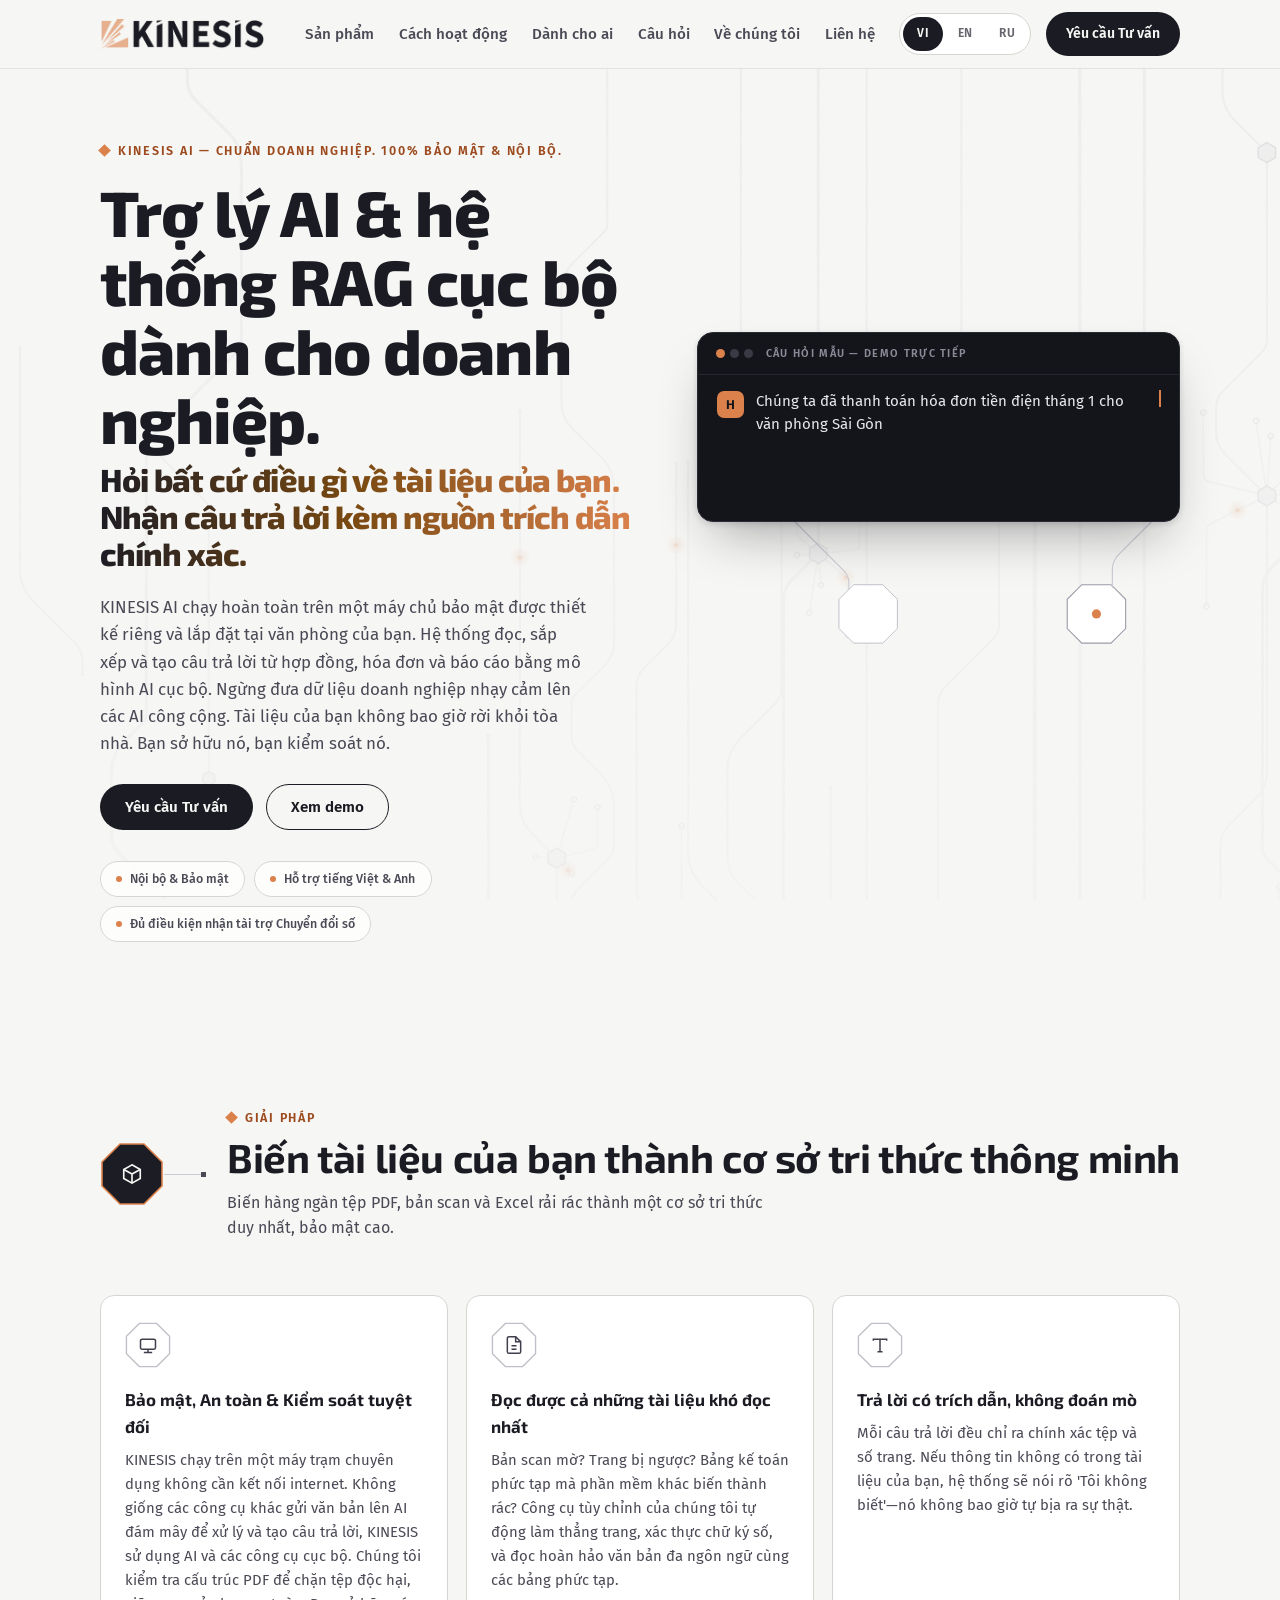
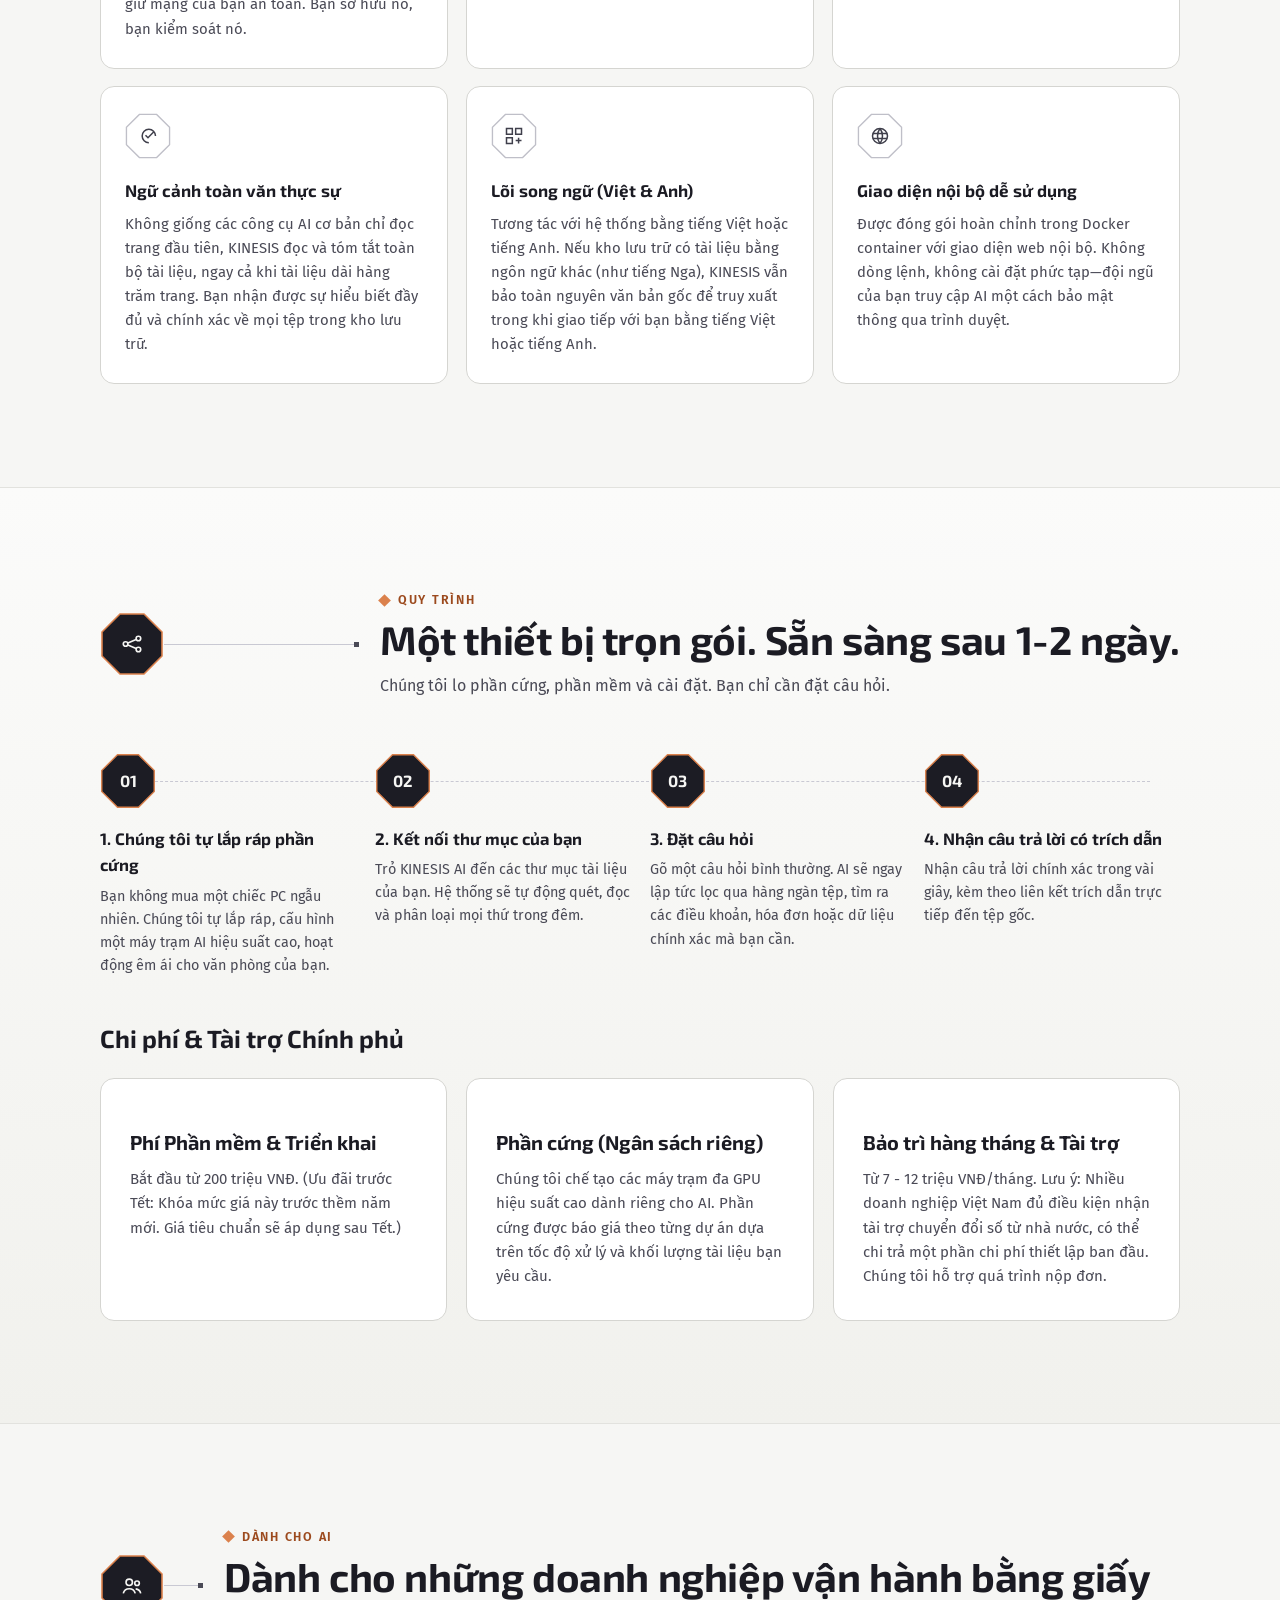
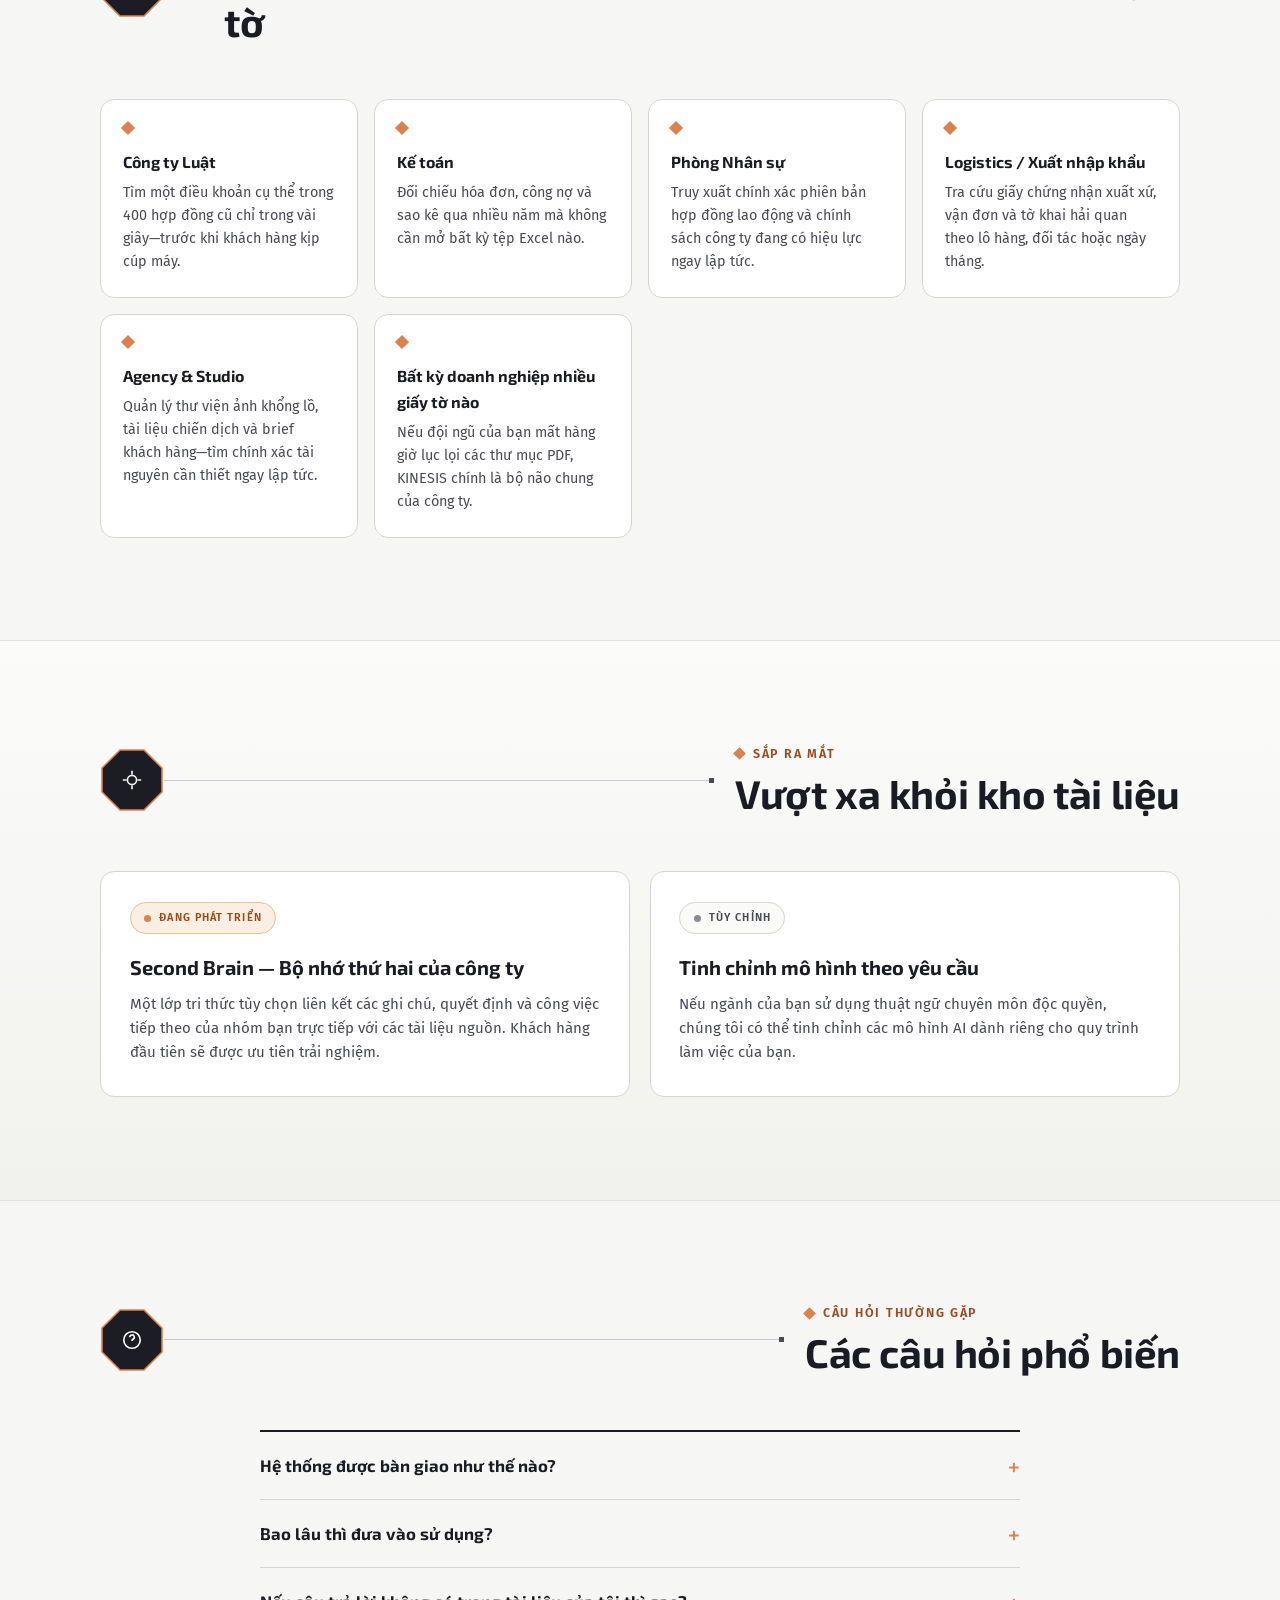
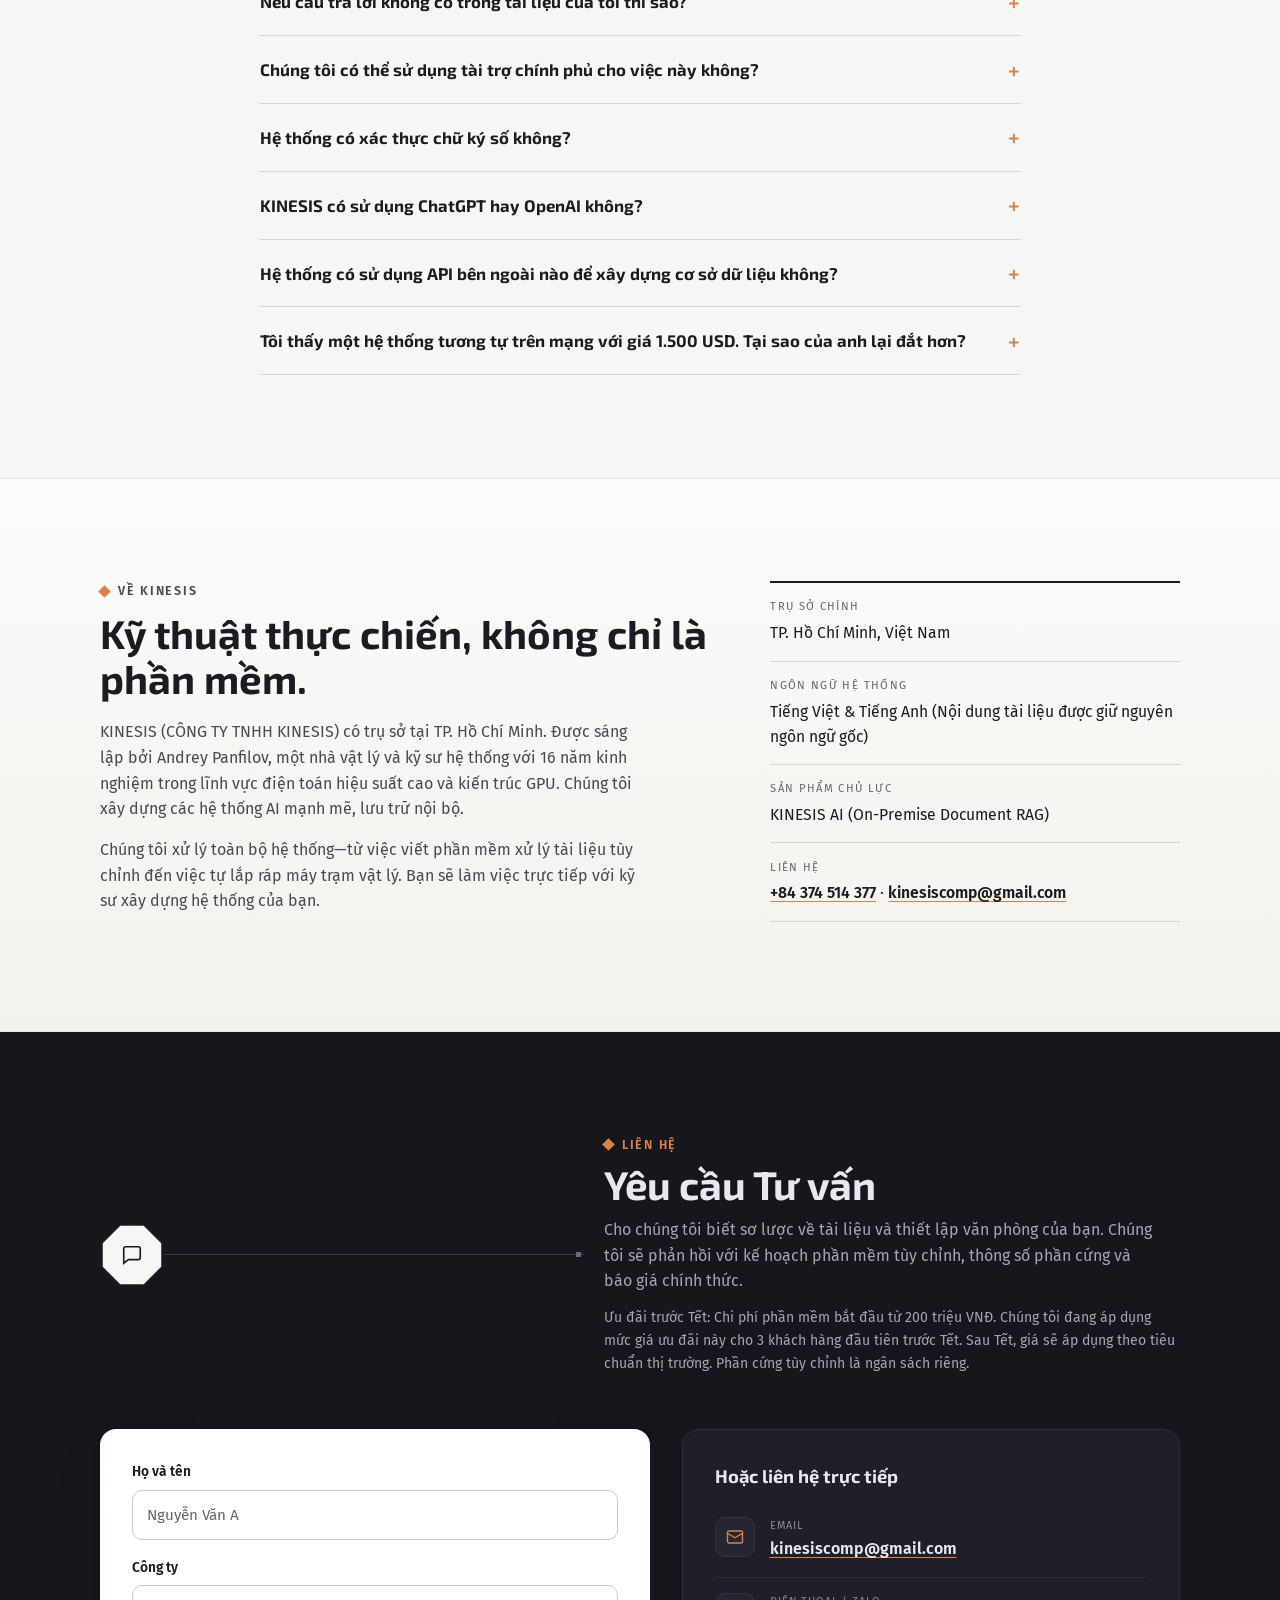
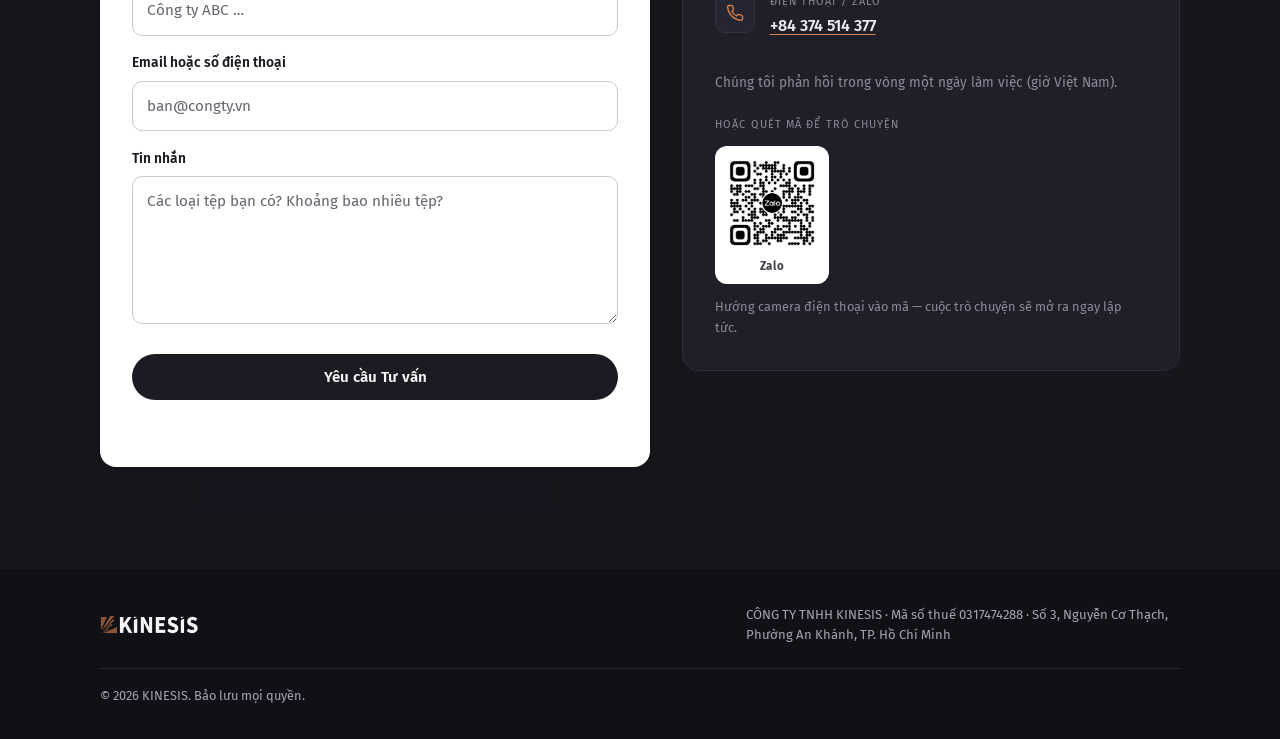
<file: index.html>
<!doctype html>
<html lang="vi" data-default-lang="vi">
<head>
  <meta charset="utf-8">
  <meta name="viewport" content="width=device-width, initial-scale=1">
  <title>KINESIS AI — Trợ lý AI & RAG nội bộ chuẩn doanh nghiệp</title>
  <meta name="description" content="Trợ lý AI & RAG nội bộ bảo mật cho doanh nghiệp tại TP.HCM. Xử lý tài liệu an toàn và trích dẫn chính xác. Nâng cấp lên Second Brain. Dữ liệu không rời khỏi văn phòng.">
  <link rel="canonical" href="https://www.kinesis.company/">
  <link rel="alternate" hreflang="vi" href="https://www.kinesis.company/">
  <link rel="alternate" hreflang="en" href="https://www.kinesis.company/en/">
  <link rel="alternate" hreflang="ru" href="https://www.kinesis.company/ru/">
  <link rel="alternate" hreflang="x-default" href="https://www.kinesis.company/">

  <meta property="og:type" content="website">
  <meta property="og:site_name" content="KINESIS">
  <meta property="og:title" content="KINESIS — AI trên máy riêng cho tài liệu doanh nghiệp tại Việt Nam">
  <meta property="og:description" content="Chạy 100% trên máy của bạn: đọc, phân loại và trả lời có trích dẫn từ hợp đồng, hóa đơn, báo cáo. Dữ liệu không rời khỏi văn phòng.">
  <meta property="og:url" content="https://www.kinesis.company/">
  <meta property="og:image" content="https://www.kinesis.company/assets/og-image.png">
  <meta name="twitter:card" content="summary_large_image">
  <meta name="theme-color" content="#f6f6f4">

  <script type="application/ld+json">
  {
    "@context": "https://schema.org",
    "@type": "LocalBusiness",
    "name": "KINESIS",
    "legalName": "CÔNG TY TNHH KINESIS",
    "description": "KINESIS cung cấp giải pháp AI nội bộ bảo mật cho tài liệu doanh nghiệp tại Việt Nam. Hệ thống tự động đọc, phân loại và trả lời câu hỏi kèm trích dẫn từ hợp đồng, hóa đơn, báo cáo. Dữ liệu lưu trữ 100% trên máy chủ của công ty. Trụ sở tại TP. Hồ Chí Minh.",
    "taxID": "0317474288",
    "founder": { "@type": "Person", "name": "Panfilov Andrey" },
    "address": { "@type": "PostalAddress", "streetAddress": "Số 3, Đường Nguyễn Cơ Thạch, Phường An Khánh", "addressLocality": "Ho Chi Minh City", "addressCountry": "VN" },
    "telephone": "+84374514377",
    "email": "kinesiscomp@gmail.com",
    "url": "https://www.kinesis.company/",
    "image": "https://www.kinesis.company/assets/og-image.png",
    "areaServed": "VN",
    "knowsLanguage": ["vi", "en", "ru"]
  }
  </script>

  <link rel="icon" type="image/svg+xml" href="assets/favicon.svg">
  <link rel="icon" type="image/png" sizes="32x32" href="assets/favicon-32.png">
  <link rel="apple-touch-icon" href="assets/apple-touch-icon.png">

  <link rel="preconnect" href="https://fonts.googleapis.com">
  <link rel="preconnect" href="https://fonts.gstatic.com" crossorigin>
  <link href="https://fonts.googleapis.com/css2?family=Exo+2:wght@600;700;800&family=Fira+Sans:ital,wght@0,400;0,500;0,600;1,400&display=swap" rel="stylesheet">

  <link rel="stylesheet" href="styles.css">
</head>
<body>
  <a class="skip-link" href="#main">Bỏ qua đến nội dung</a>

  <!-- Decorative circuit background (moodboard: traces + nodes on paper) -->
  <div class="bg" aria-hidden="true">
    <svg id="bg-canvas" class="bg-svg" xmlns="http://www.w3.org/2000/svg"></svg>
  </div>

  <header class="site-header">
    <nav class="nav" aria-label="Điều hướng chính">
      <a class="brand" href="#top">
        <img class="brand-logo" src="assets/logo-lockup.png" alt="KINESIS" width="168" height="32">
      </a>
      <ul class="nav-links" id="nav-links">
        <li><a href="#product" data-i18n="nav.product">Sản phẩm</a></li>
        <li><a href="#how" data-i18n="nav.how">Cách hoạt động</a></li>
        <li><a href="#for" data-i18n="nav.for">Đối tượng</a></li>
        <li><a href="#faq" data-i18n="nav.faq">Câu hỏi</a></li>
        <li><a href="#about" data-i18n="nav.about">Về chúng tôi</a></li>
        <li><a href="#contact" data-i18n="nav.contact">Liên hệ</a></li>
      </ul>
      <div class="nav-right">
        <div class="lang-switch" role="group" aria-label="Ngôn ngữ / Language / Язык">
          <button type="button" class="lang-btn is-active" data-lang="vi" aria-pressed="true">VI</button>
          <button type="button" class="lang-btn" data-lang="en" aria-pressed="false">EN</button>
          <button type="button" class="lang-btn" data-lang="ru" aria-pressed="false">RU</button>
        </div>
        <a class="btn btn-primary nav-cta" href="#contact" data-i18n="nav.cta">Nhận báo giá</a>
        <button type="button" class="nav-toggle" aria-expanded="false" aria-controls="mobile-menu" aria-label="Mở menu">
          <svg width="22" height="22" viewBox="0 0 24 24" fill="none" stroke="currentColor" stroke-width="2" aria-hidden="true"><path d="M3 6h18M3 12h18M3 18h18"/></svg>
        </button>
      </div>
    </nav>
    <div class="mobile-menu" id="mobile-menu" hidden>
      <ul>
        <li><a href="#product" data-i18n="nav.product">Sản phẩm</a></li>
        <li><a href="#how" data-i18n="nav.how">Cách hoạt động</a></li>
        <li><a href="#for" data-i18n="nav.for">Đối tượng</a></li>
        <li><a href="#faq" data-i18n="nav.faq">Câu hỏi</a></li>
        <li><a href="#about" data-i18n="nav.about">Về chúng tôi</a></li>
        <li><a href="#contact" data-i18n="nav.contact">Liên hệ</a></li>
        <li><a class="btn btn-primary" href="#contact" data-i18n="nav.cta">Nhận báo giá</a></li>
      </ul>
    </div>
  </header>

  <main id="main">
    <!-- ============ HERO ============ -->
    <section class="hero" id="top">
      <div class="hero-inner">
        <div class="hero-text">
          <p class="eyebrow" data-i18n="hero.eyebrow">Trí tuệ cho kho tài liệu riêng — 100% trên máy của bạn</p>
          <h1>
            <span data-i18n="hero.titleA">Hỏi bất cứ điều gì về tài liệu của bạn.</span><br>
            <span class="title-accent" data-i18n="hero.titleAccent">Nhận câu trả lời — kèm đúng nguồn.</span>
          </h1>
          <p class="lede" data-i18n="hero.sub">KINESIS chạy hoàn toàn trên máy của bạn — đọc, phân loại và trả lời từ hợp đồng, hóa đơn, báo cáo; mỗi câu trả lời đều chỉ đúng nguồn. Tài liệu của bạn không bao giờ rời khỏi tòa nhà: việc gửi dữ liệu kinh doanh riêng tư cho AI trực tuyến vốn không phải lựa chọn của doanh nghiệp Việt.</p>
          <div class="hero-cta">
            <a class="btn btn-primary" href="#contact" data-i18n="hero.ctaPrimary">Nhận báo giá</a>
            <a class="btn btn-secondary" href="#how" data-i18n="hero.ctaSecondary">Cách hoạt động</a>
          </div>
          <ul class="badges" aria-label="Điểm chính">
            <li data-i18n="hero.badge1">100% trên máy của bạn — không cloud</li>
            <li data-i18n="hero.badge2">VN · EN · RU — mặc định</li>
            <li data-i18n="hero.badge3">Xây dựng tại TP. Hồ Chí Minh</li>
          </ul>
        </div>
        <div class="hero-visual">
          <svg class="hero-cluster" viewBox="0 0 460 420" xmlns="http://www.w3.org/2000/svg" aria-hidden="true">
            <g fill="none" stroke="#c9c9d3" stroke-width="1.2">
</g>
            <g fill="#a8a8b4">
              <circle cx="120" cy="90" r="3"/><circle cx="340" cy="330" r="3"/><circle cx="90" cy="330" r="3"/>
            </g>
            <polygon class="mini-node" points="104,74 136,74 152,90 152,122 136,138 104,138 88,122 88,90" fill="#ffffff" stroke="#9c9ca8" stroke-width="1.2"/>
            <polygon class="mini-node" points="324,314 356,314 372,330 372,362 356,378 324,378 308,362 308,330" fill="#ffffff" stroke="#9c9ca8" stroke-width="1.2"/>
            <polygon class="mini-node" points="74,314 106,314 122,330 122,362 106,378 74,378 58,362 58,330" fill="#ffffff" stroke="#bcbcc6" stroke-width="1"/>
            <circle class="mini-core" cx="120" cy="106" r="5" fill="#db814c"/>
            <circle class="mini-core" cx="340" cy="346" r="5" fill="#db814c"/>
          </svg>
          <div class="demo-card" role="region" aria-label="Minh họa hệ thống">
            <div class="demo-head">
              <span class="demo-dots" aria-hidden="true"><i></i><i></i><i></i></span>
              <span class="demo-title" data-i18n="demo.label">Minh họa — câu hỏi mẫu</span>
            </div>
            <div class="demo-row demo-q">
              <span class="q-tag" aria-hidden="true">H</span>
              <span class="demo-text" id="demo-question"></span><span class="caret" id="demo-caret" aria-hidden="true"></span>
            </div>
            <div class="demo-row demo-a" id="demo-answer-row">
              <span class="a-tag" aria-hidden="true">K</span>
              <span class="demo-text" id="demo-answer"></span>
            </div>
            <div class="demo-cite" id="demo-cite" hidden>
              <svg width="13" height="13" viewBox="0 0 24 24" fill="none" stroke="currentColor" stroke-width="2" aria-hidden="true"><path d="M14 2H6a2 2 0 0 0-2 2v16a2 2 0 0 0 2 2h12a2 2 0 0 0 2-2V8z"/><path d="M14 2v6h6"/></svg>
              <span id="demo-cite-text"></span>
            </div>
          </div>
        </div>
      </div>
    </section>

    <!-- ============ PRODUCT ============ -->
    <section class="section" id="product">
      <header class="sec-head reveal">
        <span class="node-chip" aria-hidden="true">
          <svg width="22" height="22" viewBox="0 0 24 24" fill="none" stroke="currentColor" stroke-width="1.8"><path d="M12 2 21 7v10l-9 5-9-5V7z"/><path d="M12 22V12M12 12 3 7M12 12l9-5"/></svg>
        </span>
        <span class="trace-line" aria-hidden="true"></span>
        <div class="sec-head-text">
          <p class="eyebrow" data-i18n="product.eyebrow">Sản phẩm</p>
          <h2 data-i18n="product.title">Bộ não cho kho tài liệu của bạn</h2>
          <p class="lead" data-i18n="product.lead">Hệ thống trí tuệ tài liệu riêng, chạy hoàn toàn cục bộ, biến hàng nghìn file rời rạc thành một kho tri thức có thể hỏi đáp.</p>
        </div>
      </header>
      <div class="feature-grid">
        <article class="feature reveal">
          <span class="f-icon" aria-hidden="true"><svg width="20" height="20" viewBox="0 0 24 24" fill="none" stroke="currentColor" stroke-width="1.8"><rect x="3" y="5" width="18" height="12" rx="2"/><path d="M7 21h10M12 17v4"/></svg></span>
          <h3 data-i18n="product.f1.title">Dữ liệu không đi đâu cả</h3>
          <p data-i18n="product.f1.text">Chạy 100% trên máy của bạn. Không cloud, không API bên ngoài — không ai đọc được file của bạn. Kể cả chúng tôi.</p>
        </article>
        <article class="feature reveal">
          <span class="f-icon" aria-hidden="true"><svg width="20" height="20" viewBox="0 0 24 24" fill="none" stroke="currentColor" stroke-width="1.8"><path d="M14 2H6a2 2 0 0 0-2 2v16a2 2 0 0 0 2 2h12a2 2 0 0 0 2-2V8z"/><path d="M14 2v6h6M9 13h6M9 17h6"/></svg></span>
          <h3 data-i18n="product.f2.title">Mọi định dạng</h3>
          <p data-i18n="product.f2.text">PDF (quét lẫn text), DOC/DOCX, RTF, TXT, PPT/PPTX, Excel, archive ZIP/RAR và ảnh (JPG, PNG, TIFF…) — 10.000+ tài liệu. File mới hoặc thay đổi được nhận và index tự động.</p>
        </article>
        <article class="feature reveal">
          <span class="f-icon" aria-hidden="true"><svg width="20" height="20" viewBox="0 0 24 24" fill="none" stroke="currentColor" stroke-width="1.8"><path d="M4 7V5h16v2M9 20h6M12 5v15"/></svg></span>
          <h3 data-i18n="product.f3.title">Hiểu tiếng Việt thật sự</h3>
          <p data-i18n="product.f3.text">OCR tinh chỉnh cho văn bản Việt: dấu, con dấu và chữ ký tay được phát hiện và ghi nhận (trạng thái «đã ký»). Bảng phức tạp được dựng lại từng ô và OCR lại từng ô — kể cả những bảng làm vỡ các engine thương mại.</p>
        </article>
        <article class="feature reveal">
          <span class="f-icon" aria-hidden="true"><svg width="20" height="20" viewBox="0 0 24 24" fill="none" stroke="currentColor" stroke-width="1.8"><path d="M21 12a8 8 0 1 0-8 8"/><path d="M9 11l3 3 7-7"/></svg></span>
          <h3 data-i18n="product.f4.title">Câu trả lời có trích dẫn</h3>
          <p data-i18n="product.f4.text">Mỗi câu trả lời chỉ đúng file và vị trí nguồn — kiểm toán được, đối chiếu được, không cần tin suông. Và nếu câu trả lời không có trong tài liệu, KINESIS nói thẳng điều đó — không bao giờ bịa.</p>
        </article>
        <article class="feature reveal">
          <span class="f-icon" aria-hidden="true"><svg width="20" height="20" viewBox="0 0 24 24" fill="none" stroke="currentColor" stroke-width="1.8"><path d="M3 3h7v7H3zM14 3h7v7h-7zM3 14h7v7H3z"/><path d="M14 17.5h7M17.5 14v7"/></svg></span>
          <h3 data-i18n="product.f5.title">Tự phân loại, tự dọn kho</h3>
          <p data-i18n="product.f5.text">Mỗi tài liệu được phân loại (hợp đồng, hóa đơn, báo cáo…) kèm giá trị, ngày, các bên, trạng thái ký — tìm bằng bộ lọc, không chỉ bằng từ khóa. File trùng lặp được nhận diện tự động: nếu bạn xóa bản gốc, lần chạy kế tiếp khôi phục nó từ bản sao; dữ liệu của file đã xóa có thể được dọn khỏi cơ sở dữ liệu theo yêu cầu.</p>
        </article>
        <article class="feature reveal">
          <span class="f-icon" aria-hidden="true"><svg width="20" height="20" viewBox="0 0 24 24" fill="none" stroke="currentColor" stroke-width="1.8"><circle cx="12" cy="12" r="9"/><path d="M3.5 9h17M3.5 15h17M12 3a15 15 0 0 1 0 18M12 3a15 15 0 0 0 0 18"/></svg></span>
          <h3 data-i18n="product.f6.title">Hỏi bằng ngôn ngữ của bạn</h3>
          <p data-i18n="product.f6.text">Tra vấn bằng tiếng Việt, Anh hoặc Nga — hệ thống tìm theo ngôn ngữ gốc của tài liệu, không cần bước dịch.</p>
        </article>
      </div>
    </section>

    <!-- ============ HOW IT WORKS ============ -->
    <section class="section section-alt" id="how">
      <header class="sec-head reveal">
        <span class="node-chip" aria-hidden="true">
          <svg width="22" height="22" viewBox="0 0 24 24" fill="none" stroke="currentColor" stroke-width="1.8"><circle cx="5" cy="12" r="2.5"/><circle cx="19" cy="6" r="2.5"/><circle cx="19" cy="18" r="2.5"/><path d="M7.5 11 16.5 7M7.5 13l9 4"/></svg>
        </span>
        <span class="trace-line" aria-hidden="true"></span>
        <div class="sec-head-text">
          <p class="eyebrow" data-i18n="how.eyebrow">Quy trình</p>
          <h2 data-i18n="how.title">Bốn bước, một câu trả lời</h2>
          <p class="lead" data-i18n="how.lead">Từ thư mục file hỗn loạn đến câu trả lời chính xác có trích dẫn — tất cả chạy cục bộ.</p>
        </div>
      </header>
      <ol class="steps">
        <li class="step reveal">
          <span class="step-num" aria-hidden="true">01</span>
          <h3 data-i18n="how.s1.title">Đưa vào</h3>
          <p data-i18n="how.s1.text">Quét thư mục, đọc mọi định dạng; OCR xử lý bản quét mờ, nghiêng, file hỏng và bảng phức tạp.</p>
        </li>
        <li class="step reveal">
          <span class="step-num" aria-hidden="true">02</span>
          <h3 data-i18n="how.s2.title">Tổ chức</h3>
          <p data-i18n="how.s2.text">Mỗi file được phân loại, bóc tách metadata (giá trị, ngày, các bên), tóm tắt song ngữ (VN/EN) và lưu có cấu trúc.</p>
        </li>
        <li class="step reveal">
          <span class="step-num" aria-hidden="true">03</span>
          <h3 data-i18n="how.s3.title">Hỏi</h3>
          <p data-i18n="how.s3.text">KINESIS hiểu bạn thực sự hỏi về điều gì — tài liệu nào, thời kỳ nào, điều kiện nào — và tìm cùng lúc tất cả.</p>
        </li>
        <li class="step reveal">
          <span class="step-num" aria-hidden="true">04</span>
          <h3 data-i18n="how.s4.title">Trả lời</h3>
          <p data-i18n="how.s4.text">Một câu trả lời chính xác kèm trích dẫn file — trong vài giây.</p>
        </li>
      </ol>
      <div class="hw-block reveal">
        <h2 data-i18n="how.hw.title">Bạn cần gì để bắt đầu</h2>
        <div class="roadmap-grid">
          <article class="roadmap-card">
            <h3 data-i18n="how.hw.f1.k">Cấu hình tối thiểu</h3>
            <p data-i18n="how.hw.f1.v">Một workstation trong văn phòng — RTX 3090 với 64GB RAM là mức tối thiểu chúng tôi đề xuất. Kho lớn hơn hoặc đọc nhanh hơn = thêm GPU.</p>
          </article>
          <article class="roadmap-card">
            <h3 data-i18n="how.hw.f2.k">Lần chạy đầu</h3>
            <p data-i18n="how.hw.f2.v">Khoảng 1.000 tài liệu (kể cả bản quét) được đọc đầy đủ qua một đêm trên cấu hình chuẩn. Kho lớn hơn mất thời gian tương ứng — bạn nhận báo ước tính trước khi bắt đầu.</p>
          </article>
          <article class="roadmap-card">
            <h3 data-i18n="how.hw.f3.k">Sẵn sàng sau 1–2 ngày</h3>
            <p data-i18n="how.hw.f3.v">Cài đặt, nạp dữ liệu và tinh chỉnh — tính từ ngày bàn giao file.</p>
          </article>
        </div>
      </div>
    </section>

    <!-- ============ WHO IT'S FOR ============ -->
    <section class="section" id="for">
      <header class="sec-head reveal">
        <span class="node-chip" aria-hidden="true">
          <svg width="22" height="22" viewBox="0 0 24 24" fill="none" stroke="currentColor" stroke-width="1.8"><circle cx="9" cy="8" r="3.5"/><path d="M2.5 20c.8-3.2 3.4-5 6.5-5s5.7 1.8 6.5 5"/><circle cx="17.5" cy="9" r="2.5"/><path d="M16 15.2c2.8.3 4.8 1.9 5.5 4.8"/></svg>
        </span>
        <span class="trace-line" aria-hidden="true"></span>
        <div class="sec-head-text">
          <p class="eyebrow" data-i18n="for.eyebrow">Đối tượng</p>
          <h2 data-i18n="for.title">Nơi tài liệu chính là công việc</h2>
        </div>
      </header>
      <div class="for-grid">
        <article class="for-card reveal">
          <h3 data-i18n="for.i1.name">Công ty luật</h3>
          <p data-i18n="for.i1.line">Tìm điều khoản trong 400 hợp đồng cũ — trước khi ai đó hỏi bạn về nó.</p>
        </article>
        <article class="for-card reveal">
          <h3 data-i18n="for.i2.name">Công ty kế toán</h3>
          <p data-i18n="for.i2.line">Đối chiếu hóa đơn, công nợ, bảng kê qua nhiều kỳ — không cần mở bất kỳ file nào.</p>
        </article>
        <article class="for-card reveal">
          <h3 data-i18n="for.i3.name">Phòng nhân sự</h3>
          <p data-i18n="for.i3.line">Hợp đồng lao động, chính sách, lương — lấy đúng phiên bản đang hiệu lực.</p>
        </article>
        <article class="for-card reveal">
          <h3 data-i18n="for.i4.name">Logistics</h3>
          <p data-i18n="for.i4.line">C/O, vận đơn, tờ khai — tra theo lô hàng, đối tác hoặc ngày, trong vài giây.</p>
        </article>
        <article class="for-card reveal">
          <h3 data-i18n="for.i5.name">Agency &amp; studio quảng cáo</h3>
          <p data-i18n="for.i5.line">Kho ảnh, deck chiến dịch, brief khách hàng — tìm đúng tài liệu tham chiếu cho dự án ngay khi cần.</p>
        </article>
        <article class="for-card reveal">
          <h3 data-i18n="for.i6.name">Mọi doanh nghiệp sống với tài liệu</h3>
          <p data-i18n="for.i6.line">Nếu team của bạn sống trong các thư mục PDF, KINESIS là bộ não chung của công ty.</p>
        </article>
      </div>
    </section>

    <!-- ============ ROADMAP: SECOND BRAIN + FINE-TUNING ============ -->
    <section class="section section-alt" id="roadmap">
      <header class="sec-head reveal">
        <span class="node-chip" aria-hidden="true">
          <svg width="22" height="22" viewBox="0 0 24 24" fill="none" stroke="currentColor" stroke-width="1.8"><path d="M12 2v4M12 18v4M2 12h4M18 12h4"/><circle cx="12" cy="12" r="5"/></svg>
        </span>
        <span class="trace-line" aria-hidden="true"></span>
        <div class="sec-head-text">
          <p class="eyebrow" data-i18n="sb.eyebrow">Vượt ra ngoài kho tài liệu</p>
          <h2 data-i18n="sb.title">Đi xa hơn kho tài liệu</h2>
        </div>
      </header>
      <div class="roadmap-grid">
        <article class="roadmap-card reveal">
          <span class="status-badge status-progress"><i aria-hidden="true"></i><span data-i18n="sb.badge">Đang phát triển</span></span>
          <h3 data-i18n="sb.module.title">Second Brain — bộ nhớ thứ hai của bạn</h3>
          <p data-i18n="sb.module.text">Lớp tri thức cá nhân trên nền RAG: gắn ghi chú, quyết định và việc theo dõi của bạn với đúng tài liệu nguồn. Đang phát triển — khách hàng sớm được ưu tiên.</p>
        </article>
        <article class="roadmap-card reveal">
          <span class="status-badge status-onrequest"><i aria-hidden="true"></i><span data-i18n="sb.ft.badge">Theo yêu cầu</span></span>
          <h3 data-i18n="sb.ft.title">Fine-tune mô hình riêng</h3>
          <p data-i18n="sb.ft.text">Nếu cấu hình chuẩn chưa đủ, chúng tôi fine-tune mô hình theo quy trình của bạn — định dạng riêng, thuật ngữ ngành. Báo giá theo dự án.</p>
        </article>
      </div>
    </section>

    <!-- ============ FAQ ============ -->
    <section class="section" id="faq">
      <header class="sec-head reveal">
        <span class="node-chip" aria-hidden="true">
          <svg width="22" height="22" viewBox="0 0 24 24" fill="none" stroke="currentColor" stroke-width="1.8"><circle cx="12" cy="12" r="9"/><path d="M9.5 9a2.5 2.5 0 1 1 3.4 2.3c-.8.3-.9 1-.9 1.7"/><path d="M12 17h.01"/></svg>
        </span>
        <span class="trace-line" aria-hidden="true"></span>
        <div class="sec-head-text">
          <p class="eyebrow" data-i18n="faq.eyebrow">Câu hỏi thường gặp</p>
          <h2 data-i18n="faq.title">Những câu hỏi bạn sẽ hỏi thôi</h2>
        </div>
      </header>
      <div class="faq-list"><!-- Questions are generated from content/{lang}.json (faq.q1…qN) by main.js --></div>
    </section>

    <!-- ============ ABOUT ============ -->
    <section class="section section-alt" id="about">
      <div class="about-grid">
        <div class="about-text reveal">
          <p class="eyebrow" data-i18n="about.eyebrow">Về KINESIS</p>
          <h2 data-i18n="about.title">Một kỹ sư. Một sản phẩm. Không tầng trung gian.</h2>
          <p data-i18n="about.p1">KINESIS là công ty IT (CÔNG TY TNHH KINESIS) do Andrey Panfilov sáng lập và tự tay xây dựng, trụ sở tại TP. Hồ Chí Minh — tập trung vào trí tuệ tài liệu cục bộ, phát triển phần mềm riêng và tư vấn IT.</p>
          <p data-i18n="about.p2">Không đội bán hàng, không tầng quản lý giữa bạn với người viết phần mềm. Bạn nói thẳng với kỹ sư làm ra hệ thống — tôi làm việc đa ngôn ngữ (mặc định: Việt, Anh, Nga).</p>
        </div>
        <dl class="facts reveal">
          <div class="fact"><dt data-i18n="about.f1.k">Trụ sở</dt><dd data-i18n="about.f1.v">TP. Hồ Chí Minh, Việt Nam</dd></div>
          <div class="fact"><dt data-i18n="about.f2.k">Ngôn ngữ hệ thống (mặc định)</dt><dd data-i18n="about.f2.v">Việt · Anh · Nga — ngôn ngữ khác theo yêu cầu</dd></div>
          <div class="fact"><dt data-i18n="about.f3.k">Sản phẩm chủ lực</dt><dd data-i18n="about.f3.v">KINESIS RAG (chạy trên máy khách hàng)</dd></div>
          <div class="fact"><dt data-i18n="about.f4.k">Liên hệ</dt><dd><a href="tel:+84374514377">+84 374 514 377</a> · <a href="mailto:kinesiscomp@gmail.com">kinesiscomp@gmail.com</a></dd></div>
        </dl>
      </div>
    </section>

    <!-- ============ CONTACT ============ -->
    <section class="section section-dark" id="contact">
      <header class="sec-head sec-head-light reveal">
        <span class="node-chip" aria-hidden="true">
          <svg width="22" height="22" viewBox="0 0 24 24" fill="none" stroke="currentColor" stroke-width="1.8"><path d="M21 15a2 2 0 0 1-2 2H8l-5 4V5a2 2 0 0 1 2-2h14a2 2 0 0 1 2 2z"/></svg>
        </span>
        <span class="trace-line trace-line-light" aria-hidden="true"></span>
        <div class="sec-head-text">
          <p class="eyebrow" data-i18n="contact.eyebrow">Liên hệ</p>
          <h2 data-i18n="contact.title">Nhận báo giá</h2>
          <p class="lead" data-i18n="contact.lead">Kể ngắn về tài liệu của bạn — loại file, số lượng, phần cứng. Chúng tôi phản hồi bằng kế hoạch và báo giá.</p>
          <p class="price-line" data-i18n="contact.priceline">Cách tính giá: giá cơ bản cố định + phí bảo trì hằng tháng · chỗ người dùng thêm và module Second Brain tính riêng · kho trên 10.000 tài liệu chuyển sang gói cao hơn.</p>
        </div>
      </header>
      <div class="contact-grid">
        <form class="contact-form reveal" id="quote-form" action="https://formsubmit.co/ajax/b971085ade24657a282b093e223314ab" method="POST" novalidate>
          <div class="field">
            <label for="f-name" data-i18n="contact.form.name">Họ tên</label>
            <input type="text" id="f-name" name="name" required autocomplete="name" data-i18n-ph="contact.form.phName" placeholder="Nguyễn Văn A">
          </div>
          <div class="field">
            <label for="f-company" data-i18n="contact.form.company">Công ty</label>
            <input type="text" id="f-company" name="company" autocomplete="organization" data-i18n-ph="contact.form.phCompany" placeholder="Công ty TNHH …">
          </div>
          <div class="field">
            <label for="f-email" data-i18n="contact.form.email">Email hoặc điện thoại</label>
            <input type="text" id="f-email" name="email" required autocomplete="email" data-i18n-ph="contact.form.phEmail" placeholder="ban@congty.vn">
          </div>
          <div class="field">
            <label for="f-message" data-i18n="contact.form.message">Nội dung</label>
            <textarea id="f-message" name="message" rows="5" required data-i18n-ph="contact.form.phMessage" placeholder="Loại tài liệu, số lượng, phần cứng…"></textarea>
          </div>
          <input type="text" name="_gotcha" class="hp" tabindex="-1" autocomplete="off" aria-hidden="true">
          <button type="submit" class="btn btn-primary btn-submit" data-i18n="contact.form.submit">Gửi yêu cầu báo giá</button>
          <p class="form-status" id="form-status" role="status" aria-live="polite"></p>
        </form>
        <aside class="direct-panel reveal">
          <h3 data-i18n="contact.direct.title">Hoặc liên hệ trực tiếp</h3>
          <ul class="direct-list">
            <li>
              <span class="d-ico" aria-hidden="true"><svg width="18" height="18" viewBox="0 0 24 24" fill="none" stroke="currentColor" stroke-width="1.8"><rect x="2" y="4" width="20" height="16" rx="2"/><path d="m2 7 10 6L22 7"/></svg></span>
              <div><span class="d-label" data-i18n="contact.direct.emailLabel">Email</span><a href="mailto:kinesiscomp@gmail.com">kinesiscomp@gmail.com</a></div>
            </li>
            <li>
              <span class="d-ico" aria-hidden="true"><svg width="18" height="18" viewBox="0 0 24 24" fill="none" stroke="currentColor" stroke-width="1.8"><path d="M22 16.9v3a2 2 0 0 1-2.2 2 19.8 19.8 0 0 1-8.6-3.1 19.5 19.5 0 0 1-6-6A19.8 19.8 0 0 1 2.1 4.2 2 2 0 0 1 4.1 2h3a2 2 0 0 1 2 1.7c.1 1 .4 2 .7 2.9a2 2 0 0 1-.5 2.1L8 10a16 16 0 0 0 6 6l1.3-1.3a2 2 0 0 1 2.1-.5c.9.3 1.9.6 2.9.7a2 2 0 0 1 1.7 2z"/></svg></span>
              <div><span class="d-label" data-i18n="contact.direct.phoneLabel">Điện thoại / Zalo</span><a href="tel:+84374514377">+84 374 514 377</a></div>
            </li>
          </ul>
          <p class="direct-note" data-i18n="contact.direct.note">Chúng tôi phản hồi trong vòng 1 ngày làm việc (giờ Việt Nam).</p>
          <div class="qr-block">
            <p class="qr-title" data-i18n="contact.qr.title">Hoặc quét mã để chat</p>
            <div class="qr-row">
              <a class="qr-card" href="https://zalo.me/84374514377" data-i18n-href="contact.qr.zaloLink" rel="noopener"><img src="assets/zalo-qr.png" data-i18n-src="contact.qr.zaloSrc" alt="" width="96" height="96"><span data-i18n="contact.qr.zalo">Zalo</span></a>              
            </div>
            <p class="qr-note" data-i18n="contact.qr.note">Đưa camera điện thoại vào mã — chat mở ngay.</p>
          </div>
        </aside>
      </div>
    </section>
  </main>

  <footer class="site-footer">
    <div class="footer-inner">
      <a class="brand brand-footer" href="#top">
        <img class="brand-logo brand-logo-footer" src="assets/logo-lockup-light.png" alt="KINESIS" width="140" height="24">
      </a>
      <p class="footer-legal" data-i18n="footer.legal">CÔNG TY TNHH KINESIS · MST 0317474288 · Số 3, Nguyễn Cơ Thạch, An Khánh, TP. Hồ Chí Minh</p>

      <p class="footer-rights" data-i18n="footer.rights">© 2026 KINESIS. Tất cả quyền được bảo lưu.</p>
    </div>
  </footer>

  <script src="main.js"></script>
</body>
</html>
</file>
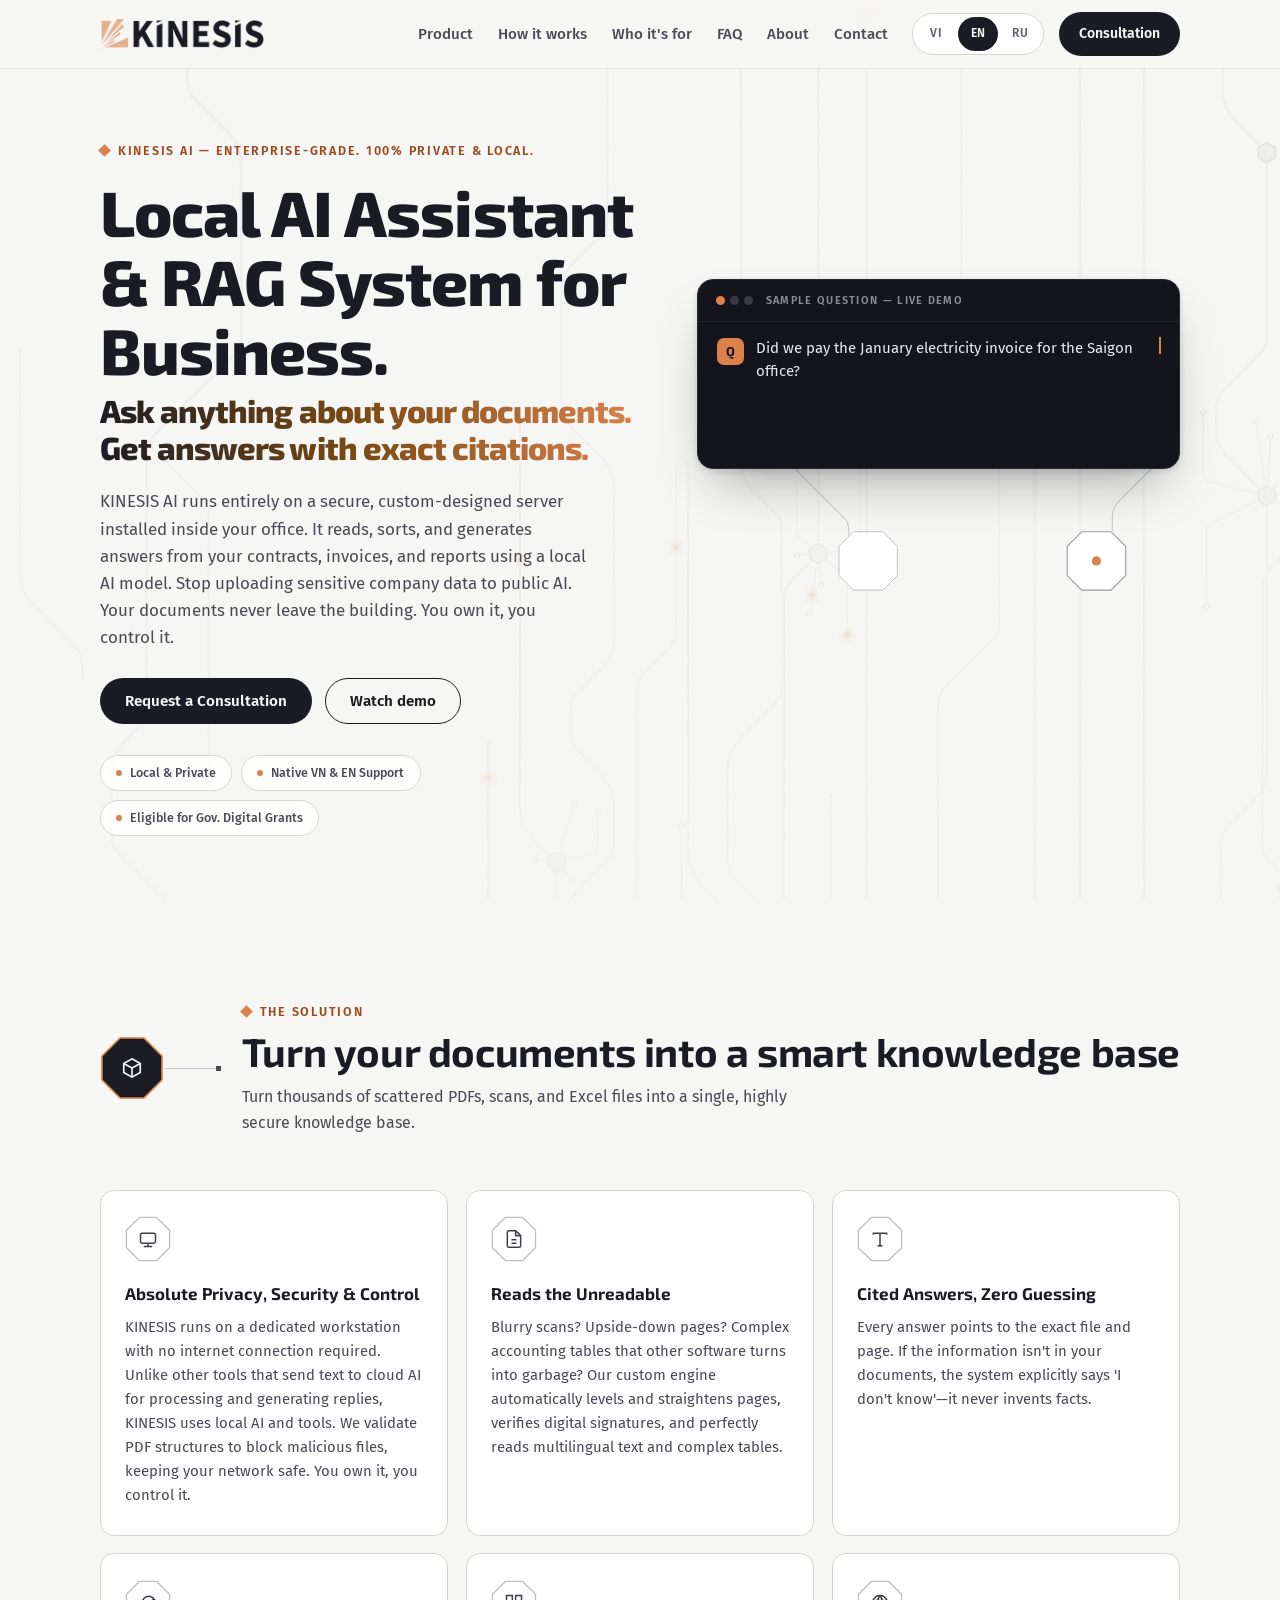
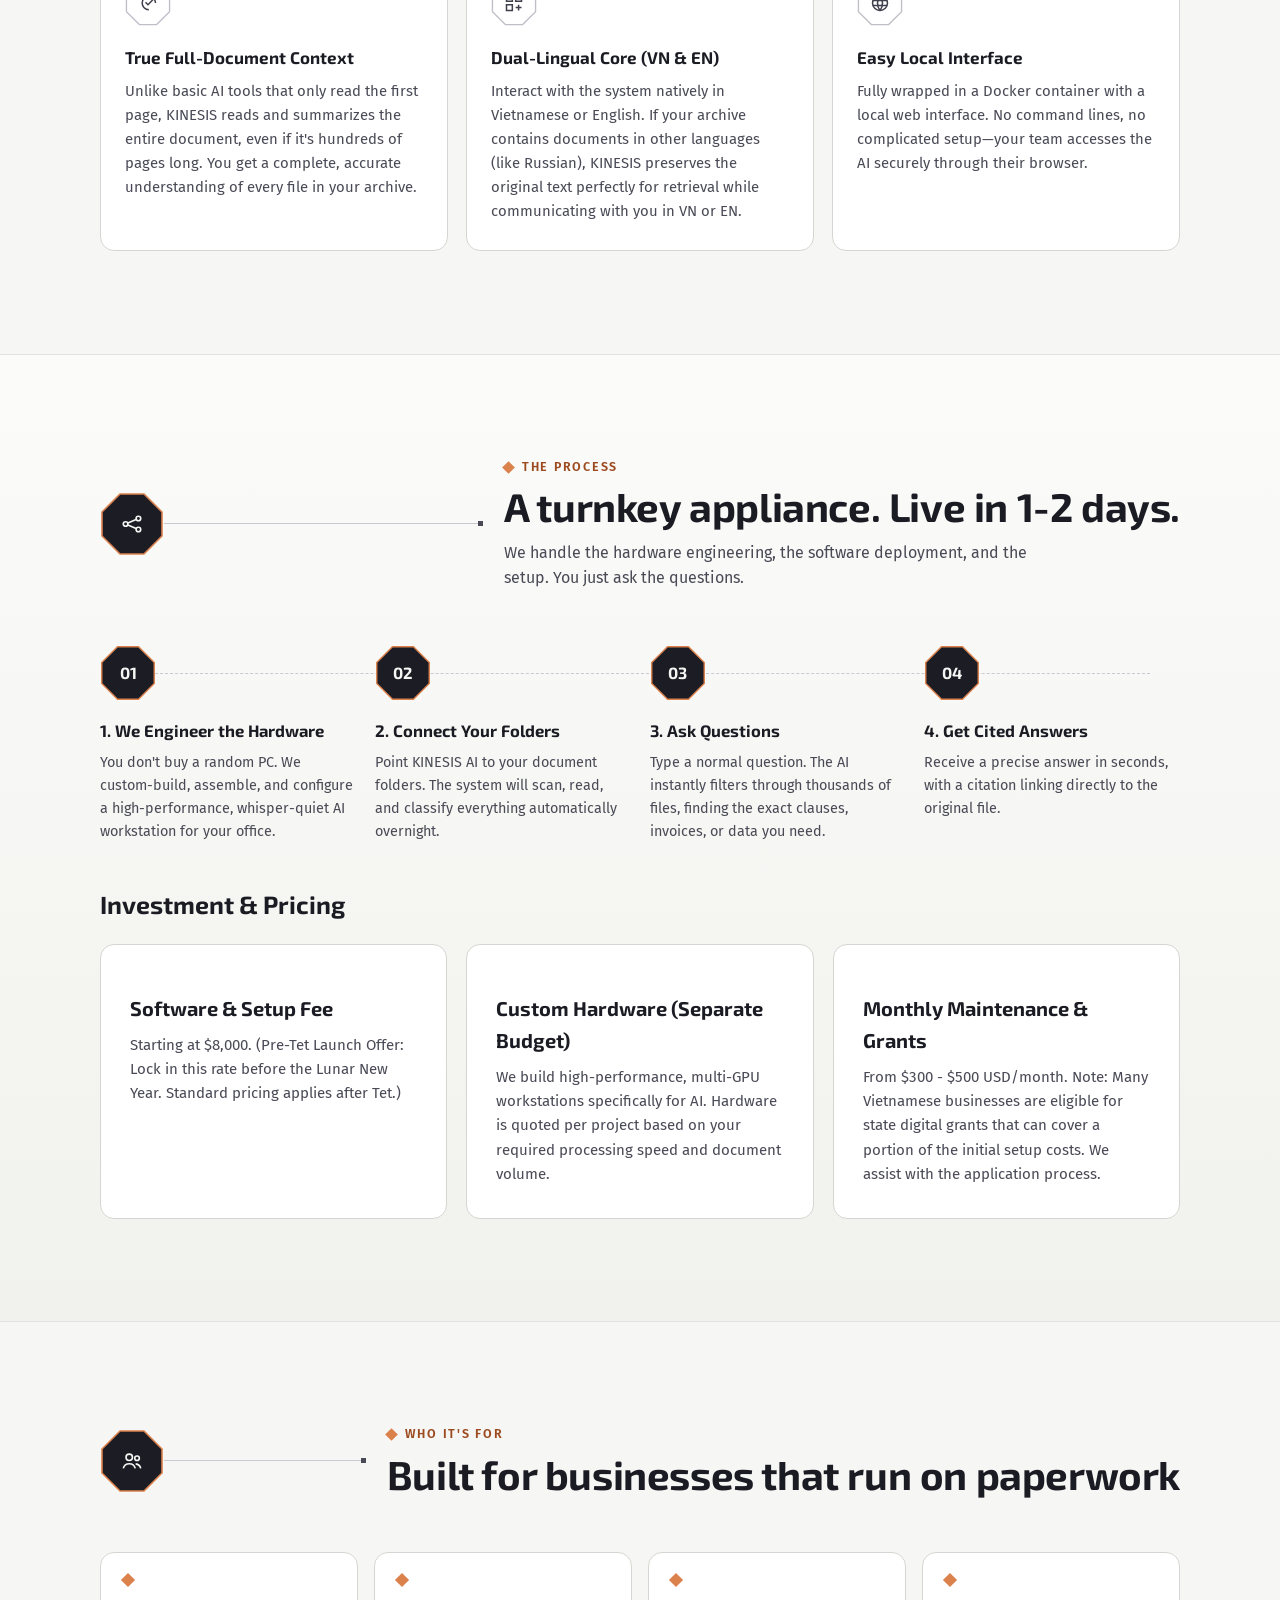
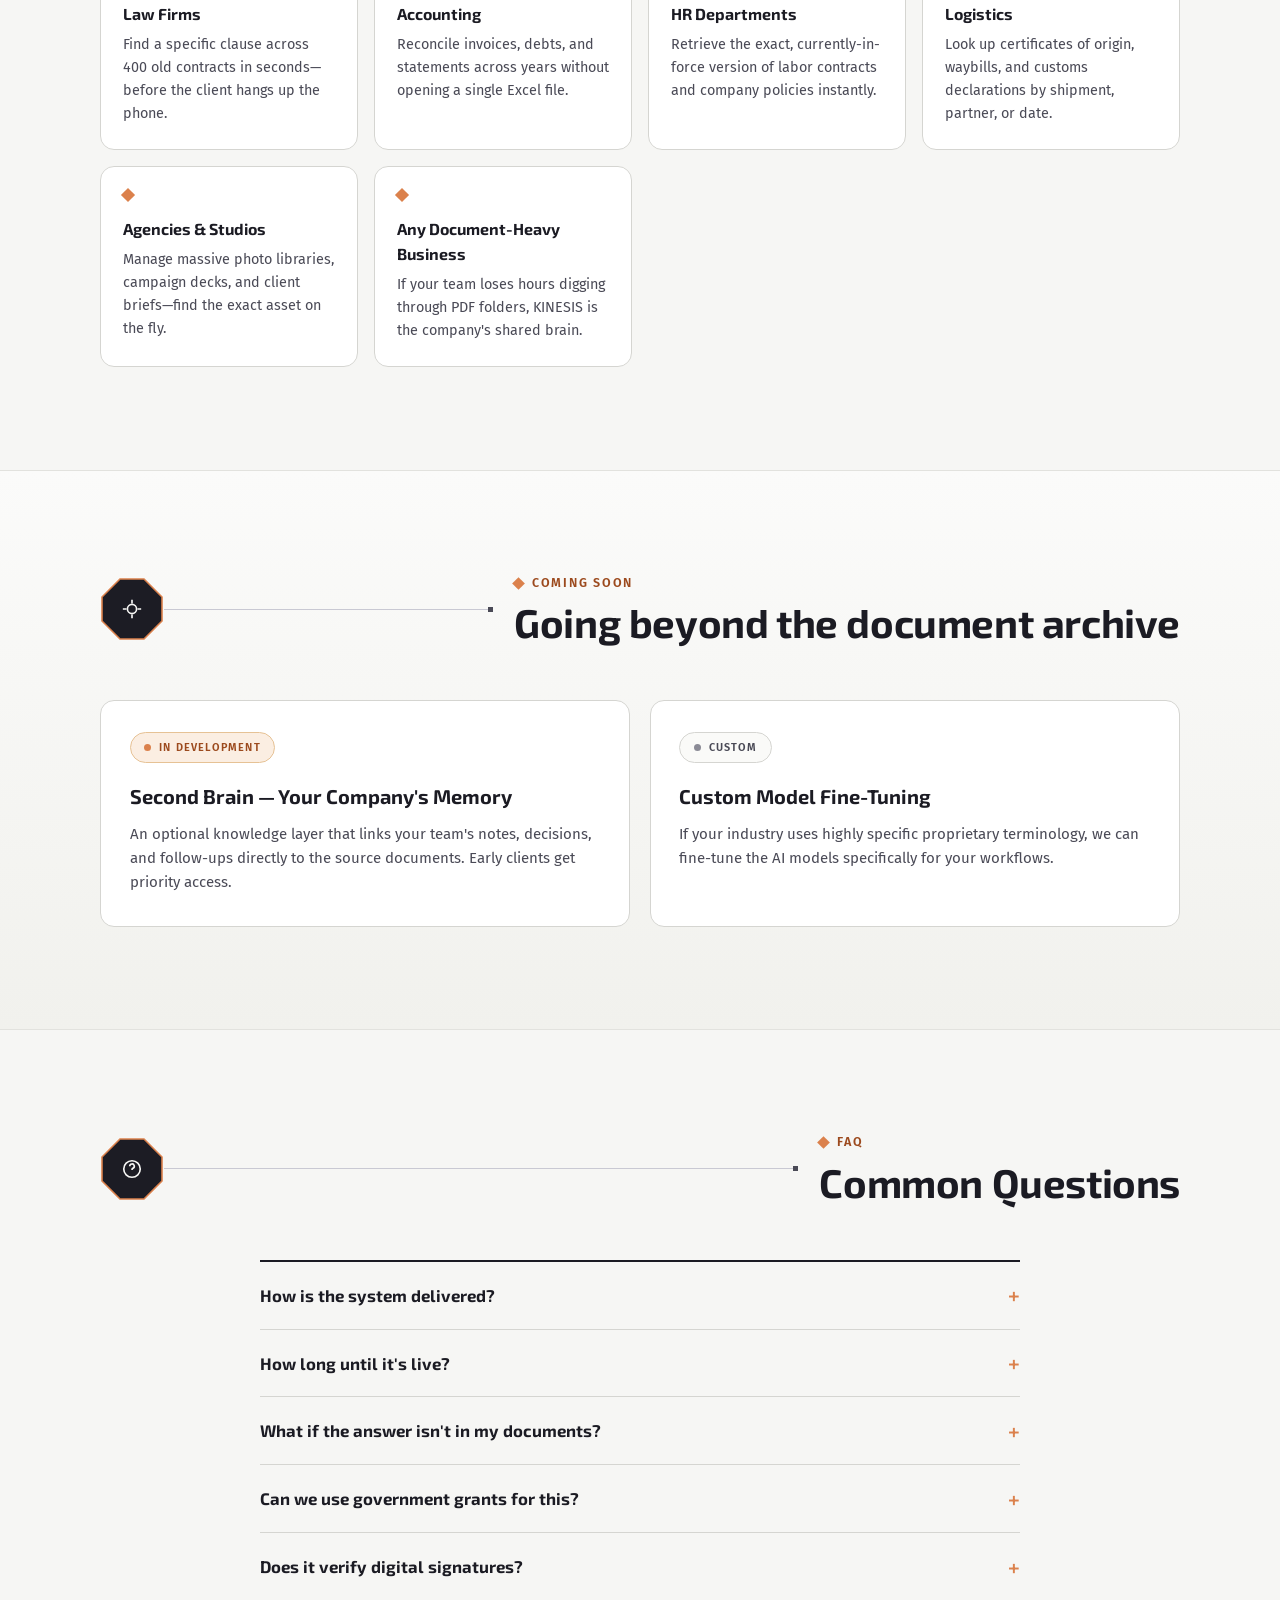
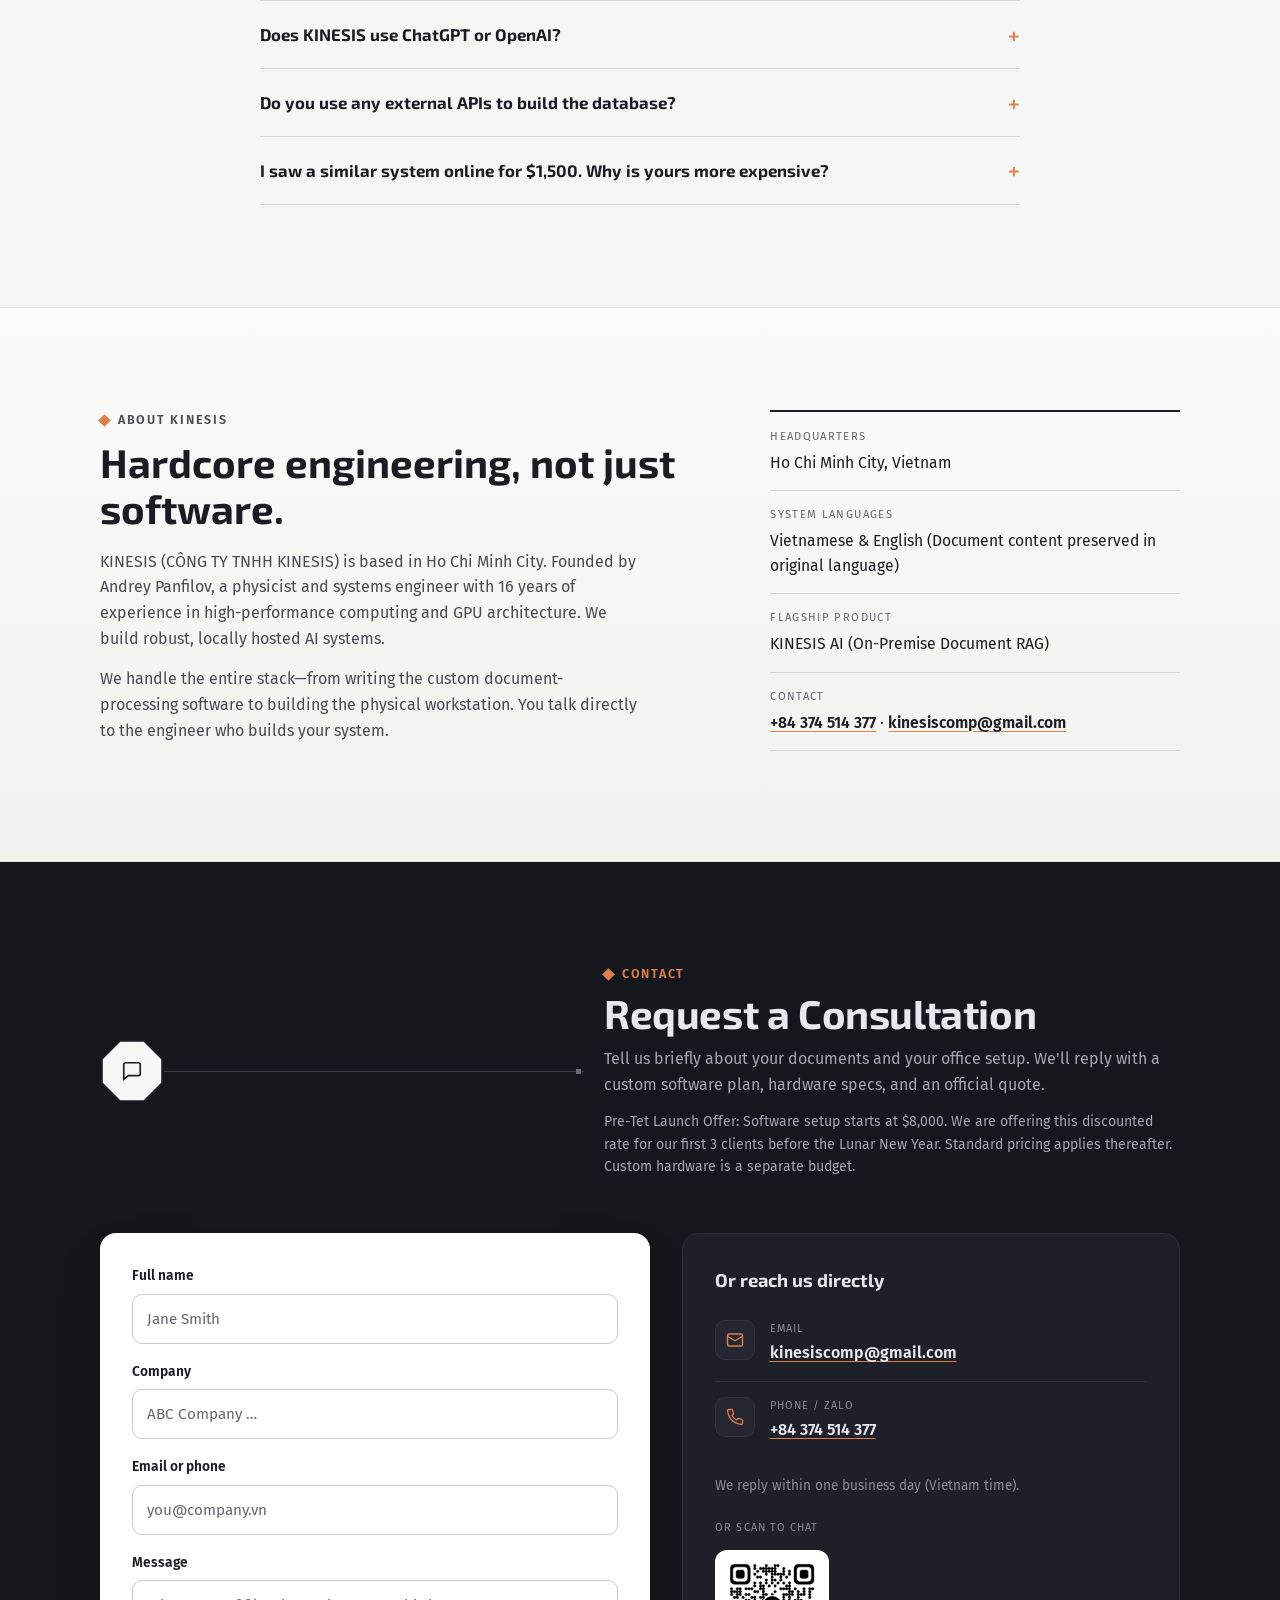
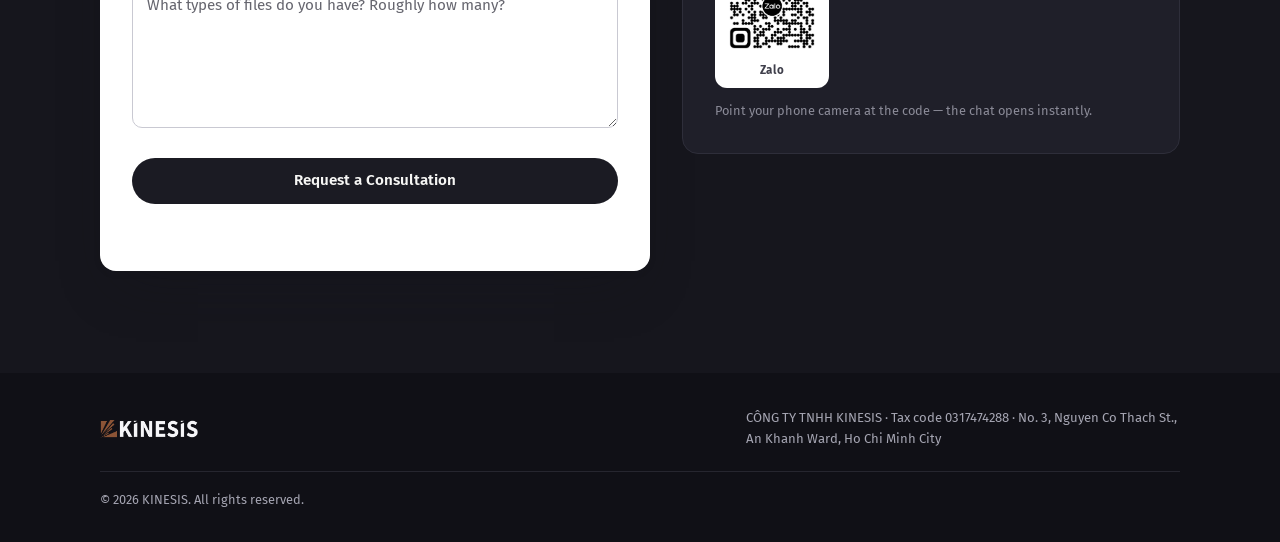
<file: en/index.html>
<!doctype html>
<html lang="en" data-default-lang="en">
<head>
  <meta charset="utf-8">
  <meta name="viewport" content="width=device-width, initial-scale=1">
  <title>KINESIS AI — Enterprise-Grade Local AI & RAG</title>
  <meta name="description" content="100% local AI Assistant & RAG for businesses in Vietnam. Securely process documents, get exact citations. Upgrade to Second Brain. Data never leaves your office.">
  <link rel="canonical" href="https://www.kinesis.company/en/">
  <link rel="alternate" hreflang="vi" href="https://www.kinesis.company/">
  <link rel="alternate" hreflang="en" href="https://www.kinesis.company/en/">
  <link rel="alternate" hreflang="ru" href="https://www.kinesis.company/ru/">
  <link rel="alternate" hreflang="x-default" href="https://www.kinesis.company/">

  <meta property="og:type" content="website">
  <meta property="og:site_name" content="KINESIS">
  <meta property="og:title" content="KINESIS — On-Premise AI for Business Documents in Vietnam">
  <meta property="og:description" content="Runs 100% on your hardware: reads, classifies and answers with citations from contracts, invoices and reports. Data never leaves the office.">
  <meta property="og:url" content="https://www.kinesis.company/en/">
  <meta property="og:image" content="https://www.kinesis.company/assets/og-image.png">
  <meta name="twitter:card" content="summary_large_image">
  <meta name="theme-color" content="#f6f6f4">

  <script type="application/ld+json">
  {
    "@context": "https://schema.org",
    "@type": "LocalBusiness",
    "name": "KINESIS",
    "legalName": "CÔNG TY TNHH KINESIS",
    "description": "KINESIS provides secure, local AI for business documents in Vietnam. Our system reads, classifies, and answers questions with citations from contracts, invoices, and reports. Data stays entirely on your office hardware. Based in Ho Chi Minh City.",
    "taxID": "0317474288",
    "founder": { "@type": "Person", "name": "Panfilov Andrey" },
    "address": { "@type": "PostalAddress", "streetAddress": "Số 3, Đường Nguyễn Cơ Thạch, Phường An Khánh", "addressLocality": "Ho Chi Minh City", "addressCountry": "VN" },
    "telephone": "+84374514377",
    "email": "kinesiscomp@gmail.com",
    "url": "https://www.kinesis.company/en/",
    "image": "https://www.kinesis.company/assets/og-image.png",
    "areaServed": "VN",
    "knowsLanguage": ["vi", "en", "ru"]
  }
  </script>

  <link rel="icon" type="image/svg+xml" href="../assets/favicon.svg">
  <link rel="icon" type="image/png" sizes="32x32" href="../assets/favicon-32.png">
  <link rel="apple-touch-icon" href="../assets/apple-touch-icon.png">

  <link rel="preconnect" href="https://fonts.googleapis.com">
  <link rel="preconnect" href="https://fonts.gstatic.com" crossorigin>
  <link href="https://fonts.googleapis.com/css2?family=Exo+2:wght@600;700;800&family=Fira+Sans:ital,wght@0,400;0,500;0,600;1,400&display=swap" rel="stylesheet">

  <link rel="stylesheet" href="../styles.css">
</head>
<body>
  <a class="skip-link" href="#main">Skip to content</a>

  <!-- Decorative circuit background (moodboard: traces + nodes on paper) -->
  <div class="bg" aria-hidden="true">
    <svg id="bg-canvas" class="bg-svg" xmlns="http://www.w3.org/2000/svg"></svg>
  </div>

  <header class="site-header">
    <nav class="nav" aria-label="Main navigation">
            <a class="brand" href="#top">
        <img class="brand-logo" src="../assets/logo-lockup.png" alt="KINESIS" width="168" height="32">
      </a>
      <ul class="nav-links" id="nav-links">
        <li><a href="#product" data-i18n="nav.product">Product</a></li>
        <li><a href="#how" data-i18n="nav.how">How it works</a></li>
        <li><a href="#for" data-i18n="nav.for">Who it's for</a></li>
        <li><a href="#faq" data-i18n="nav.faq">FAQ</a></li>
        <li><a href="#about" data-i18n="nav.about">About</a></li>
        <li><a href="#contact" data-i18n="nav.contact">Contact</a></li>
      </ul>
      <div class="nav-right">
        <div class="lang-switch" role="group" aria-label="Language">
          <button type="button" class="lang-btn" data-lang="vi" aria-pressed="false">VI</button>
          <button type="button" class="lang-btn is-active" data-lang="en" aria-pressed="true">EN</button>
          <button type="button" class="lang-btn" data-lang="ru" aria-pressed="false">RU</button>
        </div>
        <a class="btn btn-primary nav-cta" href="#contact" data-i18n="nav.cta">Get a quote</a>
        <button type="button" class="nav-toggle" aria-expanded="false" aria-controls="mobile-menu" aria-label="Open menu">
          <svg width="22" height="22" viewBox="0 0 24 24" fill="none" stroke="currentColor" stroke-width="2" aria-hidden="true"><path d="M3 6h18M3 12h18M3 18h18"/></svg>
        </button>
      </div>
    </nav>
    <div class="mobile-menu" id="mobile-menu" hidden>
      <ul>
        <li><a href="#product" data-i18n="nav.product">Product</a></li>
        <li><a href="#how" data-i18n="nav.how">How it works</a></li>
        <li><a href="#for" data-i18n="nav.for">Who it's for</a></li>
        <li><a href="#faq" data-i18n="nav.faq">FAQ</a></li>
        <li><a href="#about" data-i18n="nav.about">About</a></li>
        <li><a href="#contact" data-i18n="nav.contact">Contact</a></li>
        <li><a class="btn btn-primary" href="#contact" data-i18n="nav.cta">Get a quote</a></li>
      </ul>
    </div>
  </header>

  <main id="main">
    <!-- ============ HERO ============ -->
    <section class="hero" id="top">
      <div class="hero-inner">
        <div class="hero-text">
          <p class="eyebrow" data-i18n="hero.eyebrow">Private document intelligence — 100% on your hardware</p>
          <h1>
            <span data-i18n="hero.titleA">Ask anything about your documents.</span><br>
            <span class="title-accent" data-i18n="hero.titleAccent">Get answers — with exact sources.</span>
          </h1>
          <p class="lede" data-i18n="hero.sub">KINESIS runs entirely on your own hardware — it reads, classifies and answers from your contracts, invoices and reports, with every answer pointing to its exact source. Your documents never leave the building: sending private business data to online AI is not an option for Vietnamese businesses.</p>
          <div class="hero-cta">
            <a class="btn btn-primary" href="#contact" data-i18n="hero.ctaPrimary">Get a quote</a>
            <a class="btn btn-secondary" href="#how" data-i18n="hero.ctaSecondary">How it works</a>
          </div>
          <ul class="badges" aria-label="Key points">
            <li data-i18n="hero.badge1">100% on-premise — no cloud</li>
            <li data-i18n="hero.badge2">VN · EN · RU by default</li>
            <li data-i18n="hero.badge3">Built in Ho Chi Minh City</li>
          </ul>
        </div>
        <div class="hero-visual">
          <svg class="hero-cluster" viewBox="0 0 460 420" xmlns="http://www.w3.org/2000/svg" aria-hidden="true">
            <g fill="none" stroke="#c9c9d3" stroke-width="1.2">
</g>
            <g fill="#a8a8b4">
              <circle cx="120" cy="90" r="3"/><circle cx="340" cy="330" r="3"/><circle cx="90" cy="330" r="3"/>
            </g>
            <polygon class="mini-node" points="104,74 136,74 152,90 152,122 136,138 104,138 88,122 88,90" fill="#ffffff" stroke="#9c9ca8" stroke-width="1.2"/>
            <polygon class="mini-node" points="324,314 356,314 372,330 372,362 356,378 324,378 308,362 308,330" fill="#ffffff" stroke="#9c9ca8" stroke-width="1.2"/>
            <polygon class="mini-node" points="74,314 106,314 122,330 122,362 106,378 74,378 58,362 58,330" fill="#ffffff" stroke="#bcbcc6" stroke-width="1"/>
            <circle class="mini-core" cx="120" cy="106" r="5" fill="#db814c"/>
            <circle class="mini-core" cx="340" cy="346" r="5" fill="#db814c"/>
          </svg>
          <div class="demo-card" role="region" aria-label="System demo">
            <div class="demo-head">
              <span class="demo-dots" aria-hidden="true"><i></i><i></i><i></i></span>
              <span class="demo-title" data-i18n="demo.label">Sample question — demo</span>
            </div>
            <div class="demo-row demo-q">
              <span class="q-tag" aria-hidden="true">Q</span>
              <span class="demo-text" id="demo-question"></span><span class="caret" id="demo-caret" aria-hidden="true"></span>
            </div>
            <div class="demo-row demo-a" id="demo-answer-row">
              <span class="a-tag" aria-hidden="true">K</span>
              <span class="demo-text" id="demo-answer"></span>
            </div>
            <div class="demo-cite" id="demo-cite" hidden>
              <svg width="13" height="13" viewBox="0 0 24 24" fill="none" stroke="currentColor" stroke-width="2" aria-hidden="true"><path d="M14 2H6a2 2 0 0 0-2 2v16a2 2 0 0 0 2 2h12a2 2 0 0 0 2-2V8z"/><path d="M14 2v6h6"/></svg>
              <span id="demo-cite-text"></span>
            </div>
          </div>
        </div>
      </div>
    </section>

    <!-- ============ PRODUCT ============ -->
    <section class="section" id="product">
      <header class="sec-head reveal">
        <span class="node-chip" aria-hidden="true">
          <svg width="22" height="22" viewBox="0 0 24 24" fill="none" stroke="currentColor" stroke-width="1.8"><path d="M12 2 21 7v10l-9 5-9-5V7z"/><path d="M12 22V12M12 12 3 7M12 12l9-5"/></svg>
        </span>
        <span class="trace-line" aria-hidden="true"></span>
        <div class="sec-head-text">
          <p class="eyebrow" data-i18n="product.eyebrow">Product</p>
          <h2 data-i18n="product.title">A brain for your document archive</h2>
          <p class="lead" data-i18n="product.lead">A fully local private document intelligence system that turns thousands of loose files into a knowledge base you can question.</p>
        </div>
      </header>
      <div class="feature-grid">
        <article class="feature reveal">
          <span class="f-icon" aria-hidden="true"><svg width="20" height="20" viewBox="0 0 24 24" fill="none" stroke="currentColor" stroke-width="1.8"><rect x="3" y="5" width="18" height="12" rx="2"/><path d="M7 21h10M12 17v4"/></svg></span>
          <h3 data-i18n="product.f1.title">Your data stays put</h3>
          <p data-i18n="product.f1.text">Runs 100% on your own hardware. No cloud, no external APIs — nobody reads your files. Not even us.</p>
        </article>
        <article class="feature reveal">
          <span class="f-icon" aria-hidden="true"><svg width="20" height="20" viewBox="0 0 24 24" fill="none" stroke="currentColor" stroke-width="1.8"><path d="M14 2H6a2 2 0 0 0-2 2v16a2 2 0 0 0 2 2h12a2 2 0 0 0 2-2V8z"/><path d="M14 2v6h6M9 13h6M9 17h6"/></svg></span>
          <h3 data-i18n="product.f2.title">Every format</h3>
          <p data-i18n="product.f2.text">PDF (scanned or text), DOC/DOCX, RTF, TXT, PPT/PPTX, Excel, ZIP/RAR archives and images (JPG, PNG, TIFF…) — 10,000+ documents. New and changed files are picked up and indexed automatically.</p>
        </article>
        <article class="feature reveal">
          <span class="f-icon" aria-hidden="true"><svg width="20" height="20" viewBox="0 0 24 24" fill="none" stroke="currentColor" stroke-width="1.8"><path d="M4 7V5h16v2M9 20h6M12 5v15"/></svg></span>
          <h3 data-i18n="product.f3.title">Truly understands Vietnamese</h3>
          <p data-i18n="product.f3.text">OCR tuned for Vietnamese text: diacritics, company stamps and handwritten signatures are detected and recorded (“signed” status). Complex tables are reconstructed cell by cell and re-read with OCR — even tables that break commercial engines.</p>
        </article>
        <article class="feature reveal">
          <span class="f-icon" aria-hidden="true"><svg width="20" height="20" viewBox="0 0 24 24" fill="none" stroke="currentColor" stroke-width="1.8"><path d="M21 12a8 8 0 1 0-8 8"/><path d="M9 11l3 3 7-7"/></svg></span>
          <h3 data-i18n="product.f4.title">Cited answers</h3>
          <p data-i18n="product.f4.text">Every answer points to the exact file and location — auditable and verifiable; nobody has to take your word for it. And if the answer isn't in your documents, KINESIS says exactly that — it never invents one.</p>
        </article>
        <article class="feature reveal">
          <span class="f-icon" aria-hidden="true"><svg width="20" height="20" viewBox="0 0 24 24" fill="none" stroke="currentColor" stroke-width="1.8"><path d="M3 3h7v7H3zM14 3h7v7h-7zM3 14h7v7H3z"/><path d="M14 17.5h7M17.5 14v7"/></svg></span>
          <h3 data-i18n="product.f5.title">Self-classifying archive</h3>
          <p data-i18n="product.f5.text">Each document is classified (contract, invoice, report…) with value, dates, parties and signature status — filter, don't just search. Duplicate files are detected automatically: if you delete the original, the next run restores it from its copy; data for deleted files can be purged from the database on request.</p>
        </article>
        <article class="feature reveal">
          <span class="f-icon" aria-hidden="true"><svg width="20" height="20" viewBox="0 0 24 24" fill="none" stroke="currentColor" stroke-width="1.8"><circle cx="12" cy="12" r="9"/><path d="M3.5 9h17M3.5 15h17M12 3a15 15 0 0 1 0 18M12 3a15 15 0 0 0 0 18"/></svg></span>
          <h3 data-i18n="product.f6.title">Ask in your language</h3>
          <p data-i18n="product.f6.text">Query in Vietnamese, English or Russian — retrieval stays native to the document's language, no translation step.</p>
        </article>
      </div>
    </section>

    <!-- ============ HOW IT WORKS ============ -->
    <section class="section section-alt" id="how">
      <header class="sec-head reveal">
        <span class="node-chip" aria-hidden="true">
          <svg width="22" height="22" viewBox="0 0 24 24" fill="none" stroke="currentColor" stroke-width="1.8"><circle cx="5" cy="12" r="2.5"/><circle cx="19" cy="6" r="2.5"/><circle cx="19" cy="18" r="2.5"/><path d="M7.5 11 16.5 7M7.5 13l9 4"/></svg>
        </span>
        <span class="trace-line" aria-hidden="true"></span>
        <div class="sec-head-text">
          <p class="eyebrow" data-i18n="how.eyebrow">Process</p>
          <h2 data-i18n="how.title">Four steps, one answer</h2>
          <p class="lead" data-i18n="how.lead">From a chaotic folder of files to a precise, cited answer — all running locally.</p>
        </div>
      </header>
      <ol class="steps">
        <li class="step reveal">
          <span class="step-num" aria-hidden="true">01</span>
          <h3 data-i18n="how.s1.title">Ingest</h3>
          <p data-i18n="how.s1.text">Scans your folders and reads every format; OCR handles blurry, skewed scans, corrupted files and complex tables.</p>
        </li>
        <li class="step reveal">
          <span class="step-num" aria-hidden="true">02</span>
          <h3 data-i18n="how.s2.title">Organize</h3>
          <p data-i18n="how.s2.text">Each file is classified and stripped of metadata — value, dates, parties — summarized bilingually (VN/EN) and stored with structure.</p>
        </li>
        <li class="step reveal">
          <span class="step-num" aria-hidden="true">03</span>
          <h3 data-i18n="how.s3.title">Ask</h3>
          <p data-i18n="how.s3.text">KINESIS understands what you're actually asking about — which documents, which period, which conditions — and searches all of them at once.</p>
        </li>
        <li class="step reveal">
          <span class="step-num" aria-hidden="true">04</span>
          <h3 data-i18n="how.s4.title">Answer</h3>
          <p data-i18n="how.s4.text">One precise answer with file citations — in seconds.</p>
        </li>
      </ol>
      <div class="hw-block reveal">
        <h2 data-i18n="how.hw.title">What you need to start</h2>
        <div class="roadmap-grid">
          <article class="roadmap-card">
            <h3 data-i18n="how.hw.f1.k">Minimum hardware</h3>
            <p data-i18n="how.hw.f1.v">One workstation in your office — RTX 3090 with 64GB RAM is the minimum we recommend. Bigger archives or a faster first read = more GPUs.</p>
          </article>
          <article class="roadmap-card">
            <h3 data-i18n="how.hw.f2.k">First run</h3>
            <p data-i18n="how.hw.f2.v">About 1,000 documents (scans included) are fully read overnight on standard hardware. Larger archives take proportionally longer — you get the estimate before we start.</p>
          </article>
          <article class="roadmap-card">
            <h3 data-i18n="how.hw.f3.k">Live in 1–2 days</h3>
            <p data-i18n="how.hw.f3.v">Setup, loading and tuning — counted from the day your files are handed over.</p>
          </article>
        </div>
      </div>
    </section>

    <!-- ============ WHO IT'S FOR ============ -->
    <section class="section" id="for">
      <header class="sec-head reveal">
        <span class="node-chip" aria-hidden="true">
          <svg width="22" height="22" viewBox="0 0 24 24" fill="none" stroke="currentColor" stroke-width="1.8"><circle cx="9" cy="8" r="3.5"/><path d="M2.5 20c.8-3.2 3.4-5 6.5-5s5.7 1.8 6.5 5"/><circle cx="17.5" cy="9" r="2.5"/><path d="M16 15.2c2.8.3 4.8 1.9 5.5 4.8"/></svg>
        </span>
        <span class="trace-line" aria-hidden="true"></span>
        <div class="sec-head-text">
          <p class="eyebrow" data-i18n="for.eyebrow">Who it's for</p>
          <h2 data-i18n="for.title">Where documents are the job</h2>
        </div>
      </header>
      <div class="for-grid">
        <article class="for-card reveal">
          <h3 data-i18n="for.i1.name">Law firms</h3>
          <p data-i18n="for.i1.line">Find the clause across 400 old contracts — before someone asks you about it.</p>
        </article>
        <article class="for-card reveal">
          <h3 data-i18n="for.i2.name">Accounting firms</h3>
          <p data-i18n="for.i2.line">Reconcile invoices, debts and statements across periods — without opening a single file.</p>
        </article>
        <article class="for-card reveal">
          <h3 data-i18n="for.i3.name">HR departments</h3>
          <p data-i18n="for.i3.line">Labor contracts, policies, payrolls — retrieve the exact version currently in force.</p>
        </article>
        <article class="for-card reveal">
          <h3 data-i18n="for.i4.name">Logistics</h3>
          <p data-i18n="for.i4.line">Certs of origin, waybills, declarations — look up by shipment, partner or date, in seconds.</p>
        </article>
        <article class="for-card reveal">
          <h3 data-i18n="for.i5.name">Ad agencies &amp; studios</h3>
          <p data-i18n="for.i5.line">Photo libraries, campaign decks, client briefs — find the exact asset or reference for a project on the fly.</p>
        </article>
        <article class="for-card reveal">
          <h3 data-i18n="for.i6.name">Any document-heavy business</h3>
          <p data-i18n="for.i6.line">If your team lives in PDF folders, KINESIS is the company's shared brain.</p>
        </article>
      </div>
    </section>

    <!-- ============ ROADMAP: SECOND BRAIN + FINE-TUNING ============ -->
    <section class="section section-alt" id="roadmap">
      <header class="sec-head reveal">
        <span class="node-chip" aria-hidden="true">
          <svg width="22" height="22" viewBox="0 0 24 24" fill="none" stroke="currentColor" stroke-width="1.8"><path d="M12 2v4M12 18v4M2 12h4M18 12h4"/><circle cx="12" cy="12" r="5"/></svg>
        </span>
        <span class="trace-line" aria-hidden="true"></span>
        <div class="sec-head-text">
          <p class="eyebrow" data-i18n="sb.eyebrow">Beyond the archive</p>
          <h2 data-i18n="sb.title">Going beyond the document archive</h2>
        </div>
      </header>
      <div class="roadmap-grid">
        <article class="roadmap-card reveal">
          <span class="status-badge status-progress"><i aria-hidden="true"></i><span data-i18n="sb.badge">In progress</span></span>
          <h3 data-i18n="sb.module.title">Second Brain — your second memory</h3>
          <p data-i18n="sb.module.text">A personal knowledge layer on top of RAG: links your notes, decisions and follow-ups to the exact source documents. In development — early clients get priority.</p>
        </article>
        <article class="roadmap-card reveal">
          <span class="status-badge status-onrequest"><i aria-hidden="true"></i><span data-i18n="sb.ft.badge">On request</span></span>
          <h3 data-i18n="sb.ft.title">Custom model fine-tuning</h3>
          <p data-i18n="sb.ft.text">If the standard setup isn't enough, we fine-tune models for your specific workflows — proprietary formats, industry terminology. Quoted per project.</p>
        </article>
      </div>
    </section>

    <!-- ============ FAQ ============ -->
    <section class="section" id="faq">
      <header class="sec-head reveal">
        <span class="node-chip" aria-hidden="true">
          <svg width="22" height="22" viewBox="0 0 24 24" fill="none" stroke="currentColor" stroke-width="1.8"><circle cx="12" cy="12" r="9"/><path d="M9.5 9a2.5 2.5 0 1 1 3.4 2.3c-.8.3-.9 1-.9 1.7"/><path d="M12 17h.01"/></svg>
        </span>
        <span class="trace-line" aria-hidden="true"></span>
        <div class="sec-head-text">
          <p class="eyebrow" data-i18n="faq.eyebrow">FAQ</p>
          <h2 data-i18n="faq.title">Questions you'd ask anyway</h2>
        </div>
      </header>
      <div class="faq-list"><!-- Questions are generated from content/{lang}.json (faq.q1…qN) by main.js --></div>
    </section>

    <!-- ============ ABOUT ============ -->
    <section class="section section-alt" id="about">
      <div class="about-grid">
        <div class="about-text reveal">
          <p class="eyebrow" data-i18n="about.eyebrow">About KINESIS</p>
          <h2 data-i18n="about.title">One engineer. One product. No middle layer.</h2>
          <p data-i18n="about.p1">KINESIS is an IT company (CÔNG TY TNHH KINESIS) founded and built hands-on by Andrey Panfilov, based in Ho Chi Minh City — focused on local document intelligence, custom software development and IT consulting.</p>
          <p data-i18n="about.p2">No sales team, no management layer between you and the person writing the software. You talk directly to the engineer who builds the system — I work in multiple languages (default: Vietnamese, English, Russian).</p>
        </div>
        <dl class="facts reveal">
          <div class="fact"><dt data-i18n="about.f1.k">Headquarters</dt><dd data-i18n="about.f1.v">Ho Chi Minh City, Vietnam</dd></div>
          <div class="fact"><dt data-i18n="about.f2.k">System languages (default)</dt><dd data-i18n="about.f2.v">Vietnamese · English · Russian — other languages on request</dd></div>
          <div class="fact"><dt data-i18n="about.f3.k">Flagship product</dt><dd data-i18n="about.f3.v">KINESIS RAG (runs on client hardware)</dd></div>
          <div class="fact"><dt data-i18n="about.f4.k">Contact</dt><dd><a href="tel:+84374514377">+84 374 514 377</a> · <a href="mailto:kinesiscomp@gmail.com">kinesiscomp@gmail.com</a></dd></div>
        </dl>
      </div>
    </section>

    <!-- ============ CONTACT ============ -->
    <section class="section section-dark" id="contact">
      <header class="sec-head sec-head-light reveal">
        <span class="node-chip" aria-hidden="true">
          <svg width="22" height="22" viewBox="0 0 24 24" fill="none" stroke="currentColor" stroke-width="1.8"><path d="M21 15a2 2 0 0 1-2 2H8l-5 4V5a2 2 0 0 1 2-2h14a2 2 0 0 1 2 2z"/></svg>
        </span>
        <span class="trace-line trace-line-light" aria-hidden="true"></span>
        <div class="sec-head-text">
          <p class="eyebrow" data-i18n="contact.eyebrow">Contact</p>
          <h2 data-i18n="contact.title">Get a quote</h2>
          <p class="lead" data-i18n="contact.lead">Tell us briefly about your documents — file types, scale, hardware. We reply with a plan and a quote.</p>
          <p class="price-line" data-i18n="contact.priceline">How it's priced: fixed base price + monthly maintenance · extra seats and the Second Brain module are priced separately · archives over 10,000 documents move to a higher tier.</p>
        </div>
      </header>
      <div class="contact-grid">
        <form class="contact-form reveal" id="quote-form" action="https://formsubmit.co/ajax/b971085ade24657a282b093e223314ab" method="POST" novalidate>
          <div class="field">
            <label for="f-name" data-i18n="contact.form.name">Full name</label>
            <input type="text" id="f-name" name="name" required autocomplete="name" data-i18n-ph="contact.form.phName" placeholder="Jane Smith">
          </div>
          <div class="field">
            <label for="f-company" data-i18n="contact.form.company">Company</label>
            <input type="text" id="f-company" name="company" autocomplete="organization" data-i18n-ph="contact.form.phCompany" placeholder="ABC Company …">
          </div>
          <div class="field">
            <label for="f-email" data-i18n="contact.form.email">Email or phone</label>
            <input type="text" id="f-email" name="email" required autocomplete="email" data-i18n-ph="contact.form.phEmail" placeholder="you@company.vn">
          </div>
          <div class="field">
            <label for="f-message" data-i18n="contact.form.message">Message</label>
            <textarea id="f-message" name="message" rows="5" required data-i18n-ph="contact.form.phMessage" placeholder="Document types, volume, hardware…"></textarea>
          </div>
          <input type="text" name="_gotcha" class="hp" tabindex="-1" autocomplete="off" aria-hidden="true">
          <button type="submit" class="btn btn-primary btn-submit" data-i18n="contact.form.submit">Request a quote</button>
          <p class="form-status" id="form-status" role="status" aria-live="polite"></p>
        </form>
        <aside class="direct-panel reveal">
          <h3 data-i18n="contact.direct.title">Or reach us directly</h3>
          <ul class="direct-list">
            <li>
              <span class="d-ico" aria-hidden="true"><svg width="18" height="18" viewBox="0 0 24 24" fill="none" stroke="currentColor" stroke-width="1.8"><rect x="2" y="4" width="20" height="16" rx="2"/><path d="m2 7 10 6L22 7"/></svg></span>
              <div><span class="d-label" data-i18n="contact.direct.emailLabel">Email</span><a href="mailto:kinesiscomp@gmail.com">kinesiscomp@gmail.com</a></div>
            </li>
            <li>
              <span class="d-ico" aria-hidden="true"><svg width="18" height="18" viewBox="0 0 24 24" fill="none" stroke="currentColor" stroke-width="1.8"><path d="M22 16.9v3a2 2 0 0 1-2.2 2 19.8 19.8 0 0 1-8.6-3.1 19.5 19.5 0 0 1-6-6A19.8 19.8 0 0 1 2.1 4.2 2 2 0 0 1 4.1 2h3a2 2 0 0 1 2 1.7c.1 1 .4 2 .7 2.9a2 2 0 0 1-.5 2.1L8 10a16 16 0 0 0 6 6l1.3-1.3a2 2 0 0 1 2.1-.5c.9.3 1.9.6 2.9.7a2 2 0 0 1 1.7 2z"/></svg></span>
              <div><span class="d-label" data-i18n="contact.direct.phoneLabel">Phone / Zalo</span><a href="tel:+84374514377">+84 374 514 377</a></div>
            </li>
          </ul>
          <p class="direct-note" data-i18n="contact.direct.note">We reply within one business day (Vietnam time).</p>
          <div class="qr-block">
            <p class="qr-title" data-i18n="contact.qr.title">Or scan to chat</p>
            <div class="qr-row">
              <a class="qr-card" href="https://zalo.me/84374514377" data-i18n-href="contact.qr.zaloLink" rel="noopener"><img src="../assets/zalo-qr.png" data-i18n-src="contact.qr.zaloSrc" alt="" width="96" height="96"><span data-i18n="contact.qr.zalo">Zalo</span></a>              
            </div>
            <p class="qr-note" data-i18n="contact.qr.note">Point your phone camera at the code — the chat opens instantly.</p>
          </div>
        </aside>
      </div>
    </section>
  </main>

  <footer class="site-footer">
    <div class="footer-inner">
                        <a class="brand brand-footer" href="#top">
        <img class="brand-logo brand-logo-footer" src="../assets/logo-lockup-light.png" alt="KINESIS" width="140" height="24">
      </a>
      <p class="footer-legal" data-i18n="footer.legal">CÔNG TY TNHH KINESIS · Tax code 0317474288 · No. 3, Nguyen Co Thach St., An Khanh Ward, Ho Chi Minh City</p>

      <p class="footer-rights" data-i18n="footer.rights">© 2026 KINESIS. All rights reserved.</p>
    </div>
  </footer>

  <script src="../main.js"></script>
</body>
</html>
</file>
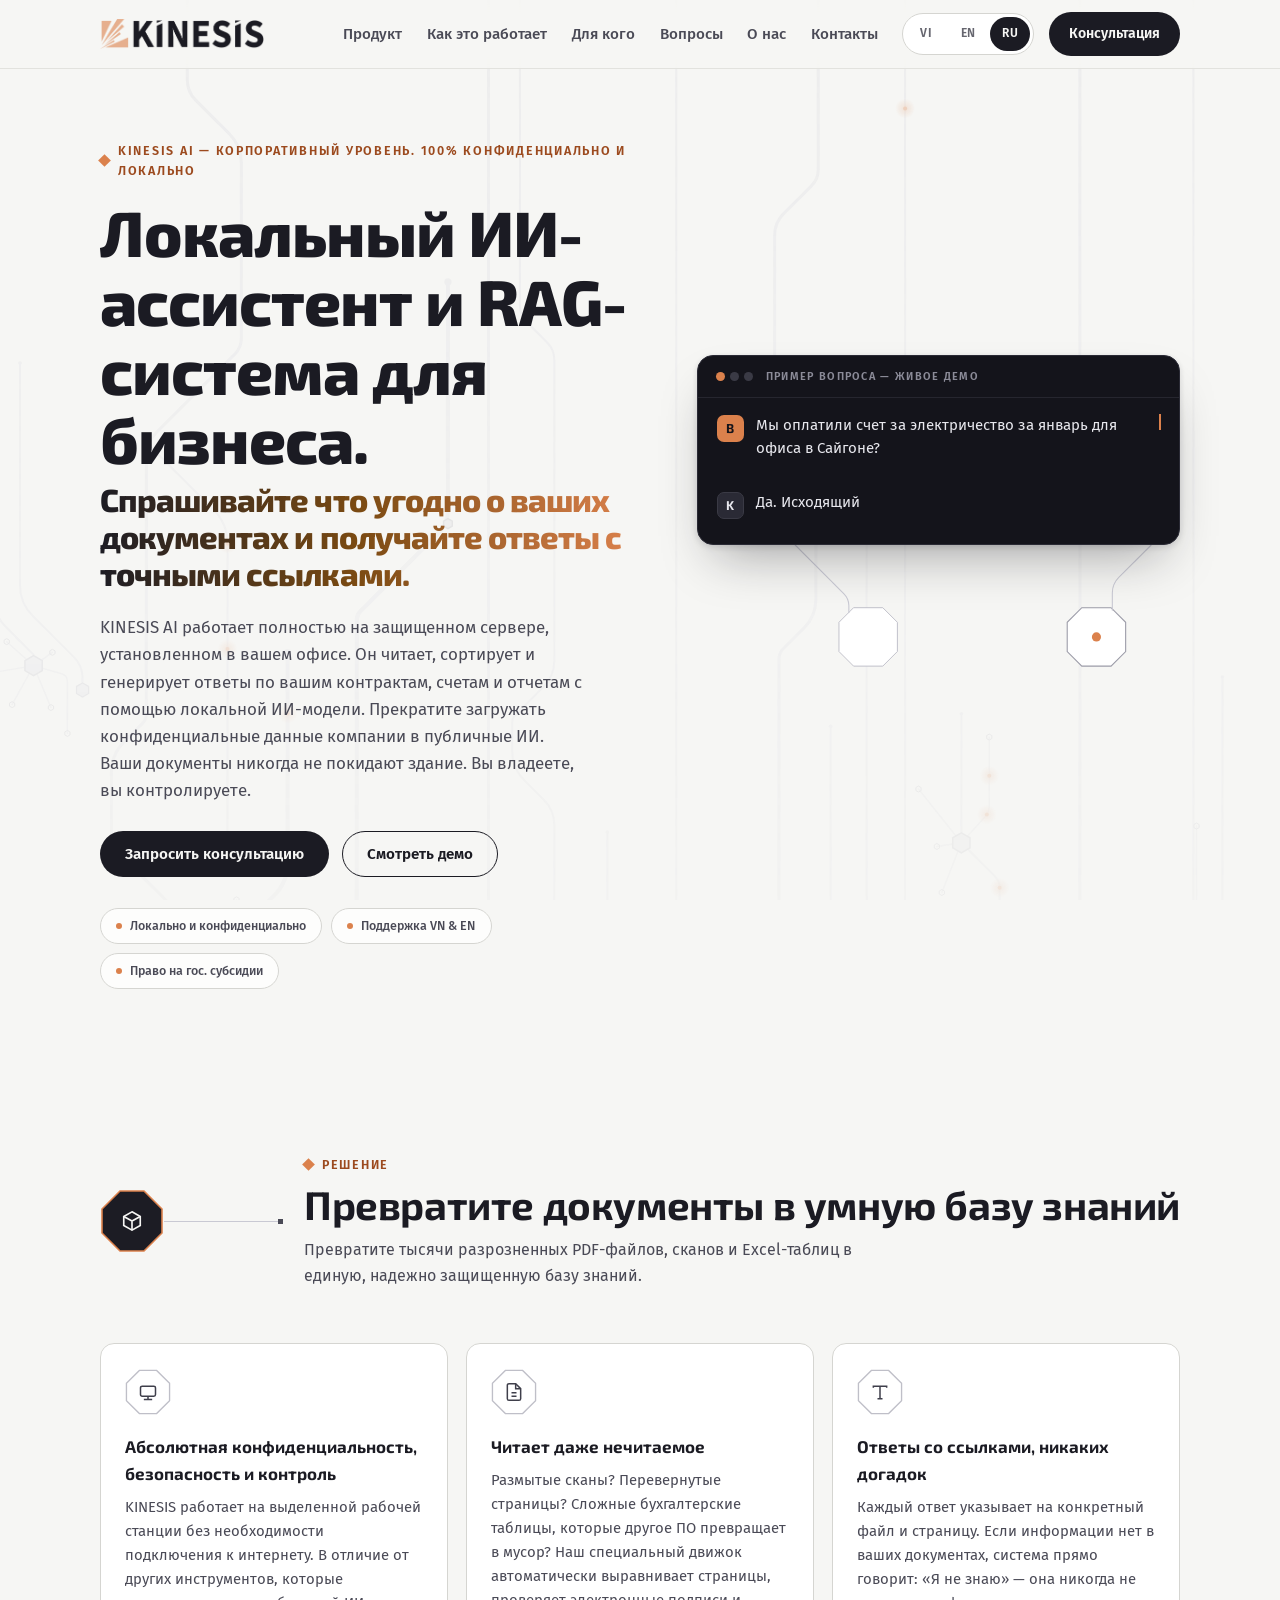
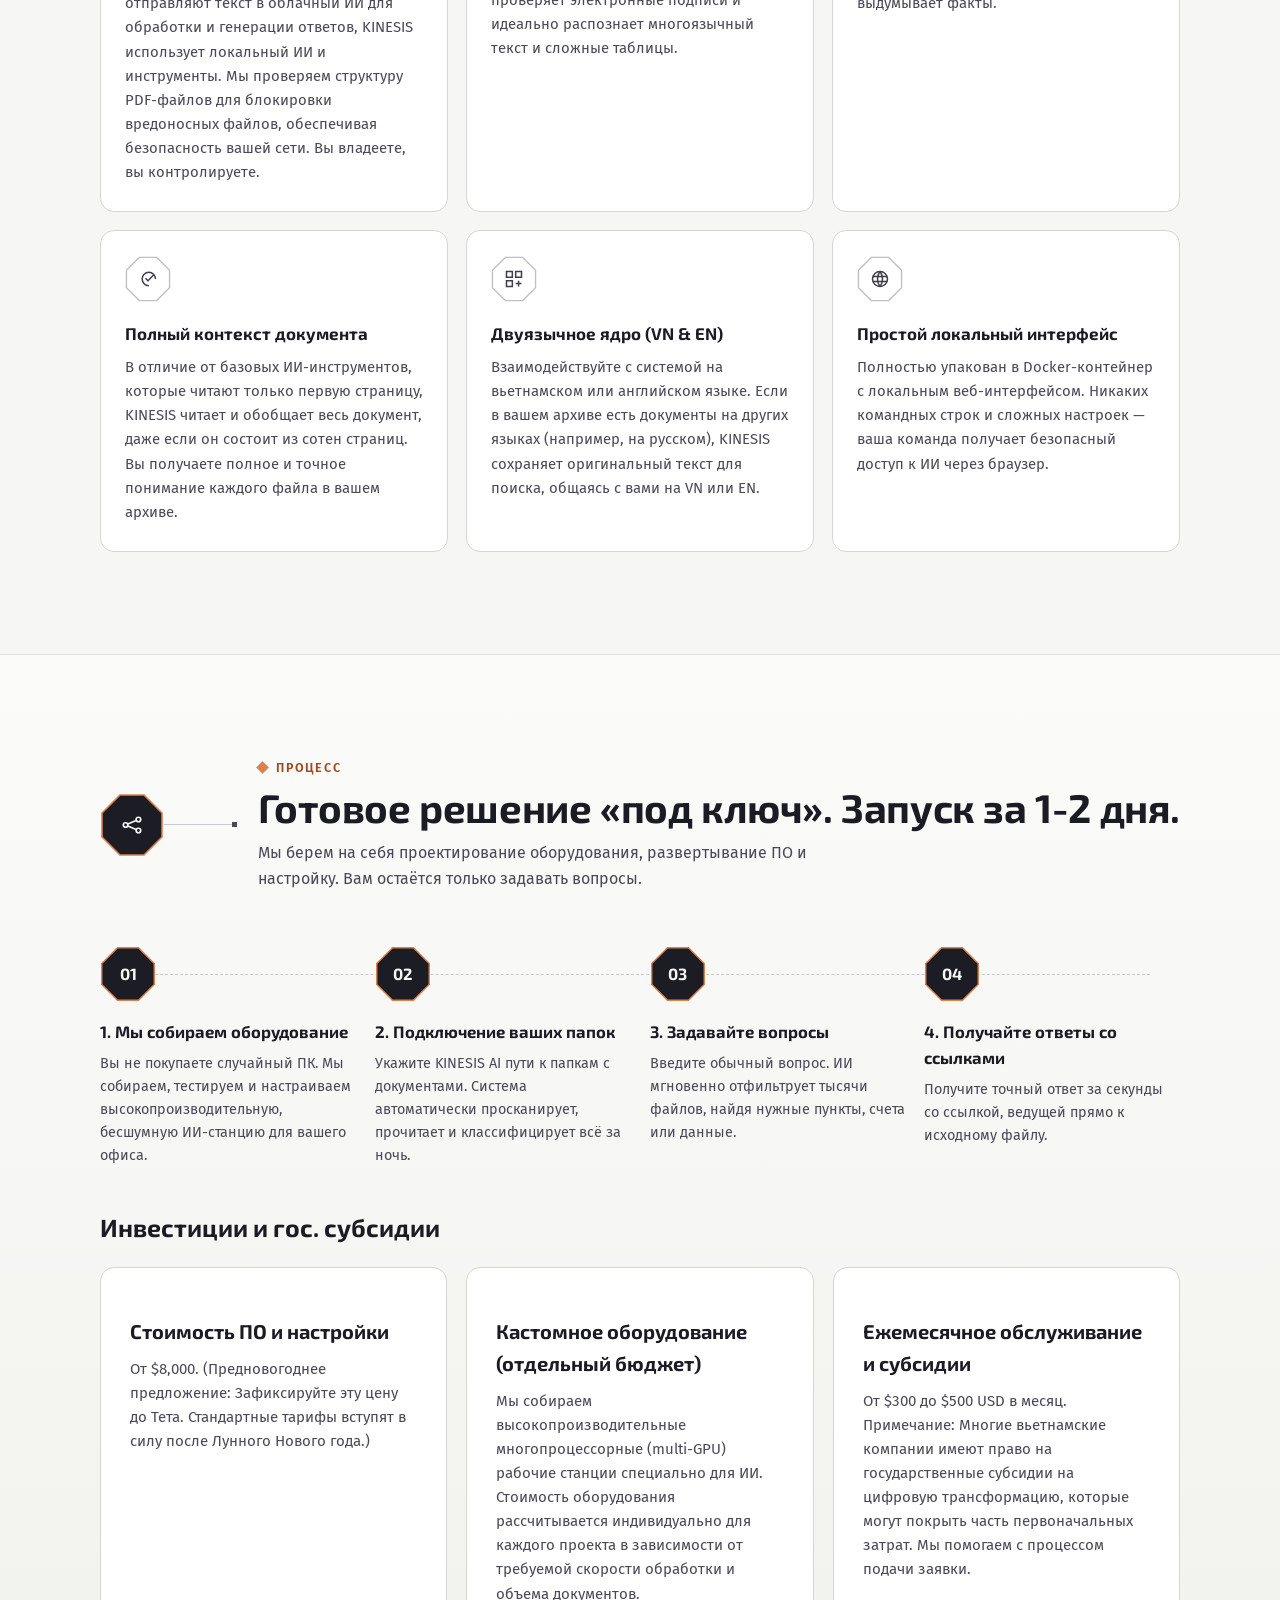
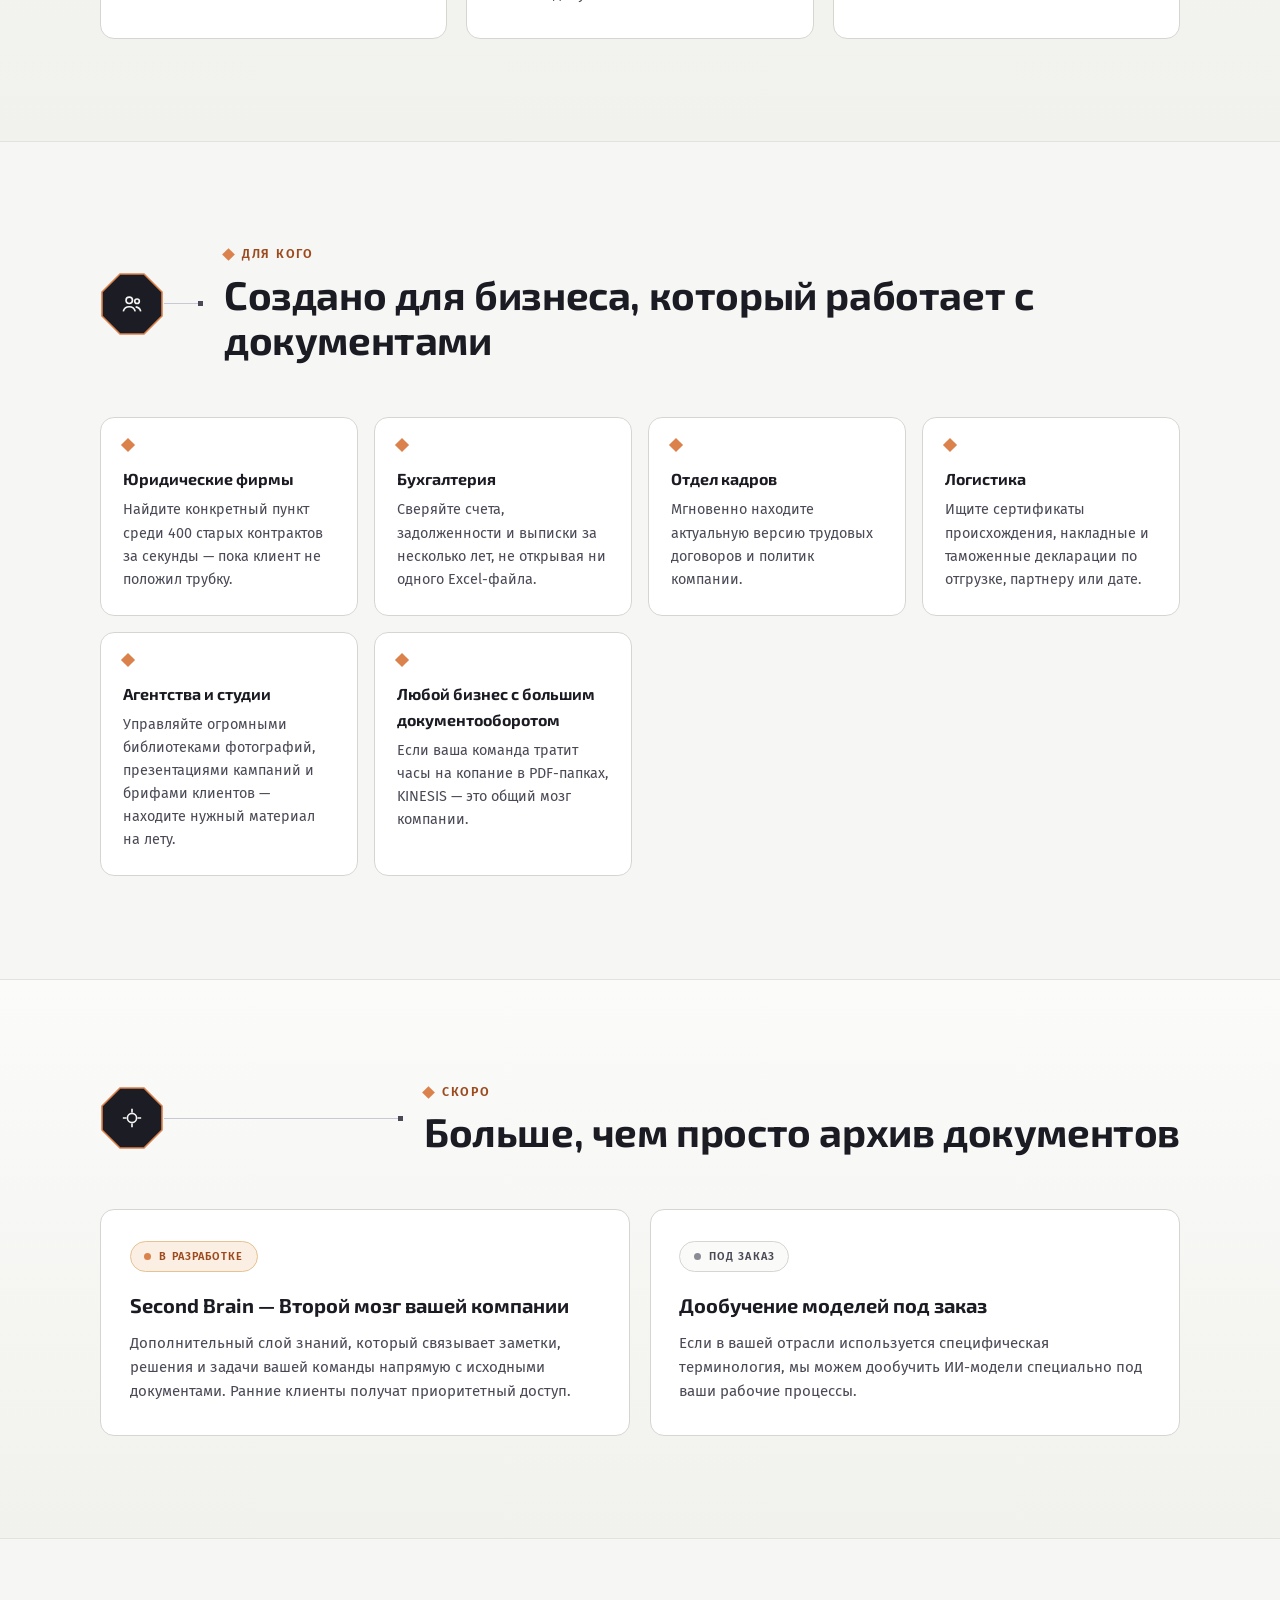
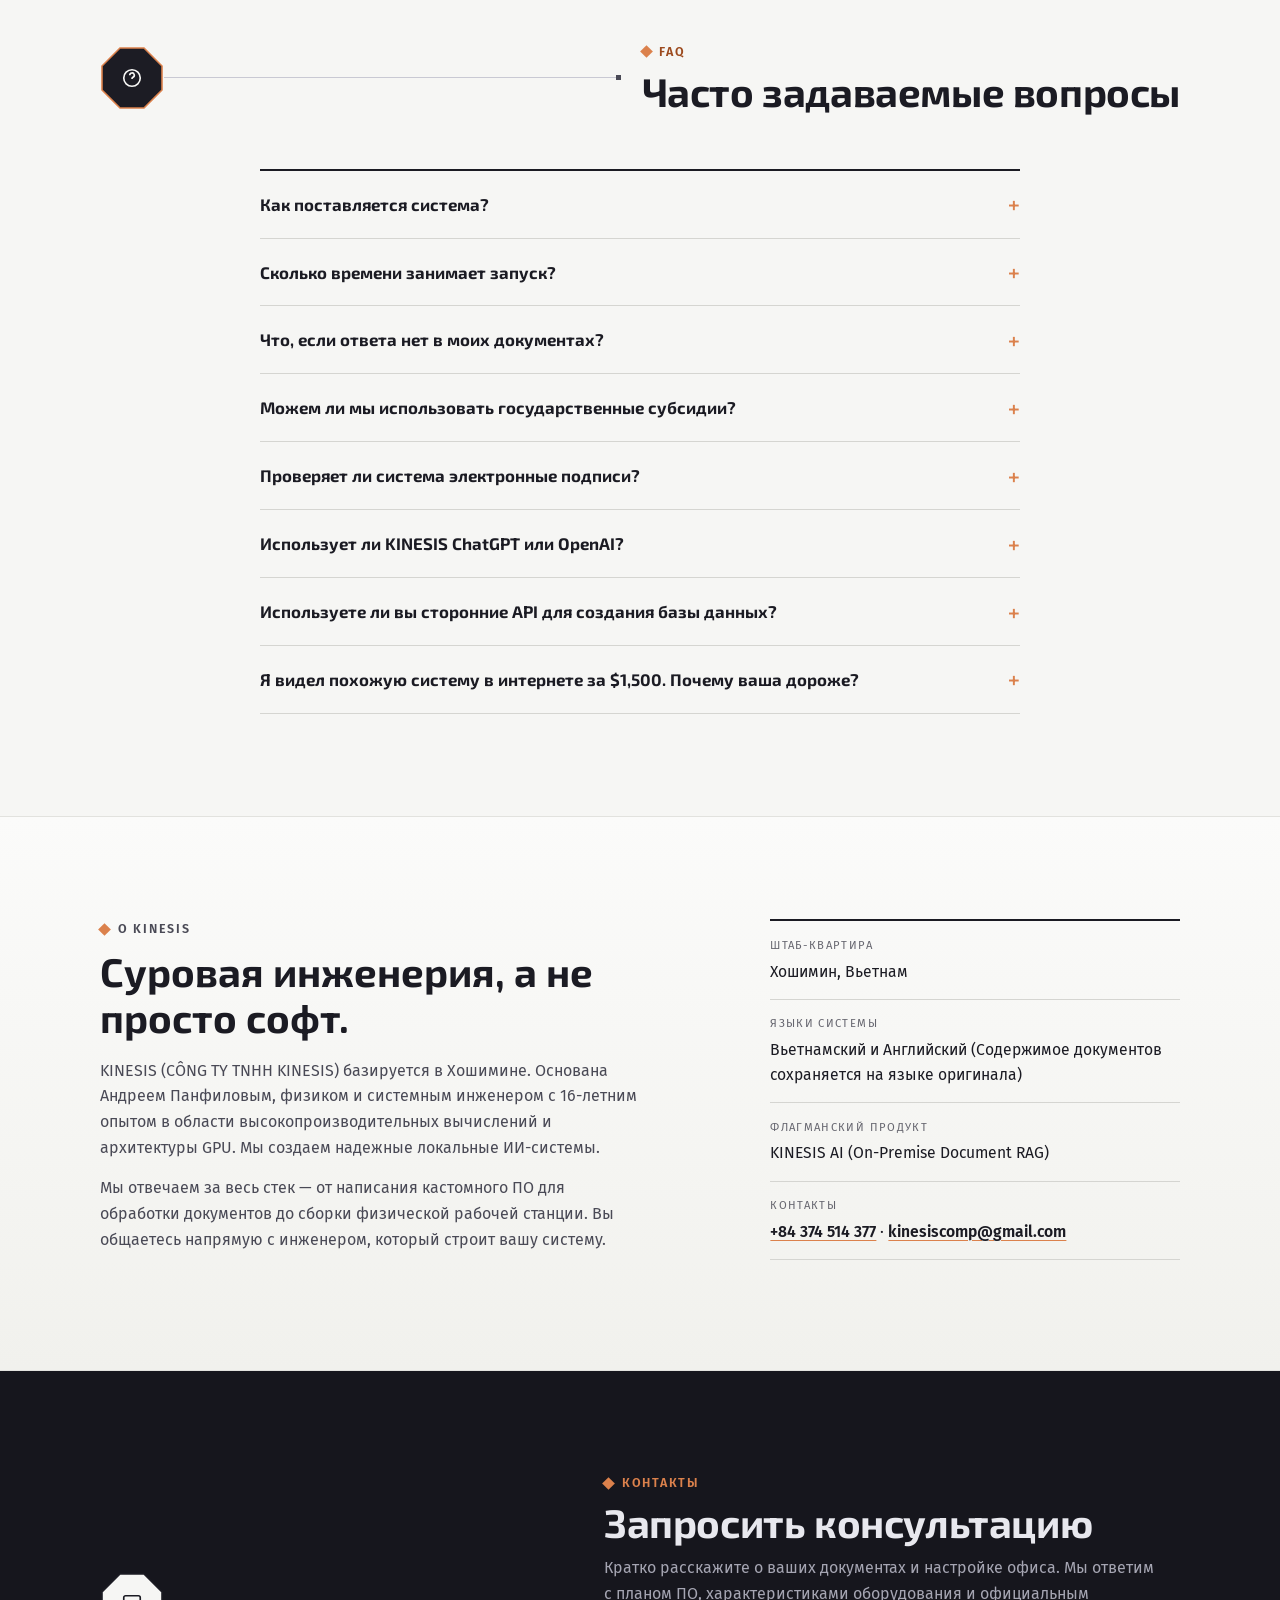
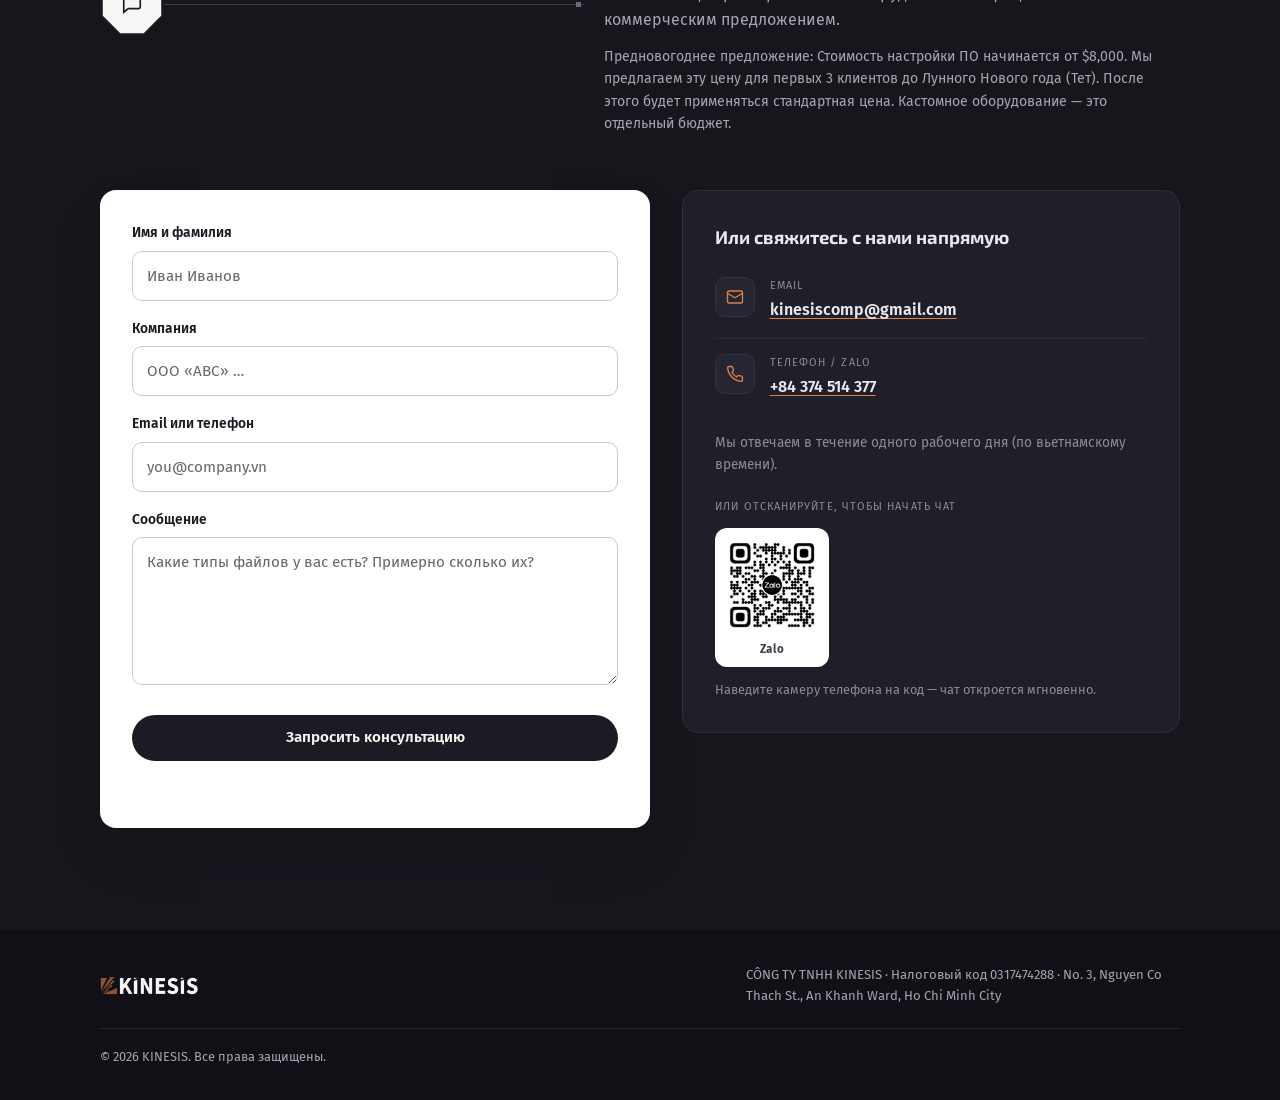
<file: ru/index.html>
<!doctype html>
<html lang="ru" data-default-lang="ru">
<head>
  <meta charset="utf-8">
  <title>KINESIS AI — Локальный ИИ-ассистент и RAG-система</title>
  <meta name="description" content="Локальный ИИ-ассистент и RAG для бизнеса. Безопасная обработка документов и точное цитирование. Обновление до Second Brain. Данные не покинут ваш офис.">
  <link rel="canonical" href="https://www.kinesis.company/ru/">
  <link rel="alternate" hreflang="vi" href="https://www.kinesis.company/">
  <link rel="alternate" hreflang="en" href="https://www.kinesis.company/en/">
  <link rel="alternate" hreflang="ru" href="https://www.kinesis.company/ru/">
  <link rel="alternate" hreflang="x-default" href="https://www.kinesis.company/">

  <meta property="og:type" content="website">
  <meta property="og:site_name" content="KINESIS">
  <meta property="og:title" content="KINESIS — AI на вашем оборудовании для деловых документов">
  <meta property="og:description" content="Работает полностью на вашем оборудовании: читает, классифицирует и отвечает со ссылками — договоры, счета, отчёты. Данные не покидают офис.">
  <meta property="og:url" content="https://www.kinesis.company/ru/">
  <meta property="og:image" content="https://www.kinesis.company/assets/og-image.png">
  <meta name="twitter:card" content="summary_large_image">
  <meta name="theme-color" content="#f6f6f4">

  <script type="application/ld+json">
  {
    "@context": "https://schema.org",
    "@type": "LocalBusiness",
    "name": "KINESIS",
    "legalName": "CÔNG TY TNHH KINESIS",
    "description": "KINESIS предлагает безопасный локальный ИИ для работы с документами во Вьетнаме. Система читает, классифицирует и отвечает на вопросы со ссылками на договоры, счета и отчеты. Данные хранятся исключительно на вашем офисном оборудовании. Базируется в Хошимине.",
    "taxID": "0317474288",
    "founder": { "@type": "Person", "name": "Panfilov Andrey" },
    "address": { "@type": "PostalAddress", "streetAddress": "Số 3, Đường Nguyễn Cơ Thạch, Phường An Khánh", "addressLocality": "Ho Chi Minh City", "addressCountry": "VN" },
    "telephone": "+84374514377",
    "email": "kinesiscomp@gmail.com",
    "url": "https://www.kinesis.company/ru/",
    "image": "https://www.kinesis.company/assets/og-image.png",
    "areaServed": "VN",
    "knowsLanguage": ["vi", "en", "ru"]
  }
  </script>

  <link rel="icon" type="image/svg+xml" href="../assets/favicon.svg">
  <link rel="icon" type="image/png" sizes="32x32" href="../assets/favicon-32.png">
  <link rel="apple-touch-icon" href="../assets/apple-touch-icon.png">

  <link rel="preconnect" href="https://fonts.googleapis.com">
  <link rel="preconnect" href="https://fonts.gstatic.com" crossorigin>
  <link href="https://fonts.googleapis.com/css2?family=Exo+2:wght@600;700;800&family=Fira+Sans:ital,wght@0,400;0,500;0,600;1,400&display=swap" rel="stylesheet">

  <link rel="stylesheet" href="../styles.css">
</head>
<body>
  <a class="skip-link" href="#main">Перейти к содержимому</a>

  <!-- Decorative circuit background (moodboard: traces + nodes on paper) -->
  <div class="bg" aria-hidden="true">
    <svg id="bg-canvas" class="bg-svg" xmlns="http://www.w3.org/2000/svg"></svg>
  </div>

  <header class="site-header">
    <nav class="nav" aria-label="Основная навигация">
            <a class="brand" href="#top">
        <img class="brand-logo" src="../assets/logo-lockup.png" alt="KINESIS" width="168" height="32">
      </a>
      <ul class="nav-links" id="nav-links">
        <li><a href="#product" data-i18n="nav.product">Продукт</a></li>
        <li><a href="#how" data-i18n="nav.how">Как работает</a></li>
        <li><a href="#for" data-i18n="nav.for">Для кого</a></li>
        <li><a href="#faq" data-i18n="nav.faq">Вопросы</a></li>
        <li><a href="#about" data-i18n="nav.about">О нас</a></li>
        <li><a href="#contact" data-i18n="nav.contact">Контакт</a></li>
      </ul>
      <div class="nav-right">
        <div class="lang-switch" role="group" aria-label="Язык">
          <button type="button" class="lang-btn" data-lang="vi" aria-pressed="false">VI</button>
          <button type="button" class="lang-btn" data-lang="en" aria-pressed="false">EN</button>
          <button type="button" class="lang-btn is-active" data-lang="ru" aria-pressed="true">RU</button>
        </div>
        <a class="btn btn-primary nav-cta" href="#contact" data-i18n="nav.cta">Консультация</a>
        <button type="button" class="nav-toggle" aria-expanded="false" aria-controls="mobile-menu" aria-label="Открыть меню">
          <svg width="22" height="22" viewBox="0 0 24 24" fill="none" stroke="currentColor" stroke-width="2" aria-hidden="true"><path d="M3 6h18M3 12h18M3 18h18"/></svg>
        </button>
      </div>
    </nav>
    <div class="mobile-menu" id="mobile-menu" hidden>
      <ul>
        <li><a href="#product" data-i18n="nav.product">Продукт</a></li>
        <li><a href="#how" data-i18n="nav.how">Как работает</a></li>
        <li><a href="#for" data-i18n="nav.for">Для кого</a></li>
        <li><a href="#faq" data-i18n="nav.faq">Вопросы</a></li>
        <li><a href="#about" data-i18n="nav.about">О нас</a></li>
        <li><a href="#contact" data-i18n="nav.contact">Контакт</a></li>
        <li><a class="btn btn-primary" href="#contact" data-i18n="nav.cta">Консультация</a></li>
      </ul>
    </div>
  </header>

  <main id="main">
    <!-- ============ HERO ============ -->
    <section class="hero" id="top">
      <div class="hero-inner">
        <div class="hero-text">
          <p class="eyebrow" data-i18n="hero.eyebrow">Частный интеллект для ваших документов — 100% на вашем оборудовании</p>
          <h1>
            <span data-i18n="hero.titleA">Спрашивайте о любых ваших документах.</span><br>
            <span class="title-accent" data-i18n="hero.titleAccent">Отвечаем — с точными ссылками на источник.</span>
          </h1>
          <p class="lede" data-i18n="hero.sub">KINESIS работает полностью на вашем оборудовании: читает, классифицирует и отвечает по вашим договорам, счетам и отчётам — каждый ответ указывает точный источник. Документы не покидают офис: передача конфиденциальных деловых данных в онлайн-ИИ для вьетнамских компаний — вне рассмотрения.</p>
          <div class="hero-cta">
            <a class="btn btn-primary" href="#contact" data-i18n="hero.ctaPrimary">Получить расчёт</a>
            <a class="btn btn-secondary" href="#how" data-i18n="hero.ctaSecondary">Как работает</a>
          </div>
          <ul class="badges" aria-label="Ключевые пункты">
            <li data-i18n="hero.badge1">100% на вашей машине — без облака</li>
            <li data-i18n="hero.badge2">VN · EN · RU — по умолчанию</li>
            <li data-i18n="hero.badge3">Создано в Хошимине</li>
          </ul>
        </div>
        <div class="hero-visual">
          <svg class="hero-cluster" viewBox="0 0 460 420" xmlns="http://www.w3.org/2000/svg" aria-hidden="true">
            <g fill="none" stroke="#c9c9d3" stroke-width="1.2">
</g>
            <g fill="#a8a8b4">
              <circle cx="120" cy="90" r="3"/><circle cx="340" cy="330" r="3"/><circle cx="90" cy="330" r="3"/>
            </g>
            <polygon class="mini-node" points="104,74 136,74 152,90 152,122 136,138 104,138 88,122 88,90" fill="#ffffff" stroke="#9c9ca8" stroke-width="1.2"/>
            <polygon class="mini-node" points="324,314 356,314 372,330 372,362 356,378 324,378 308,362 308,330" fill="#ffffff" stroke="#9c9ca8" stroke-width="1.2"/>
            <polygon class="mini-node" points="74,314 106,314 122,330 122,362 106,378 74,378 58,362 58,330" fill="#ffffff" stroke="#bcbcc6" stroke-width="1"/>
            <circle class="mini-core" cx="120" cy="106" r="5" fill="#db814c"/>
            <circle class="mini-core" cx="340" cy="346" r="5" fill="#db814c"/>
          </svg>
          <div class="demo-card" role="region" aria-label="Демо системы">
            <div class="demo-head">
              <span class="demo-dots" aria-hidden="true"><i></i><i></i><i></i></span>
              <span class="demo-title" data-i18n="demo.label">Пример вопроса — демо</span>
            </div>
            <div class="demo-row demo-q">
              <span class="q-tag" aria-hidden="true">В</span>
              <span class="demo-text" id="demo-question"></span><span class="caret" id="demo-caret" aria-hidden="true"></span>
            </div>
            <div class="demo-row demo-a" id="demo-answer-row">
              <span class="a-tag" aria-hidden="true">K</span>
              <span class="demo-text" id="demo-answer"></span>
            </div>
            <div class="demo-cite" id="demo-cite" hidden>
              <svg width="13" height="13" viewBox="0 0 24 24" fill="none" stroke="currentColor" stroke-width="2" aria-hidden="true"><path d="M14 2H6a2 2 0 0 0-2 2v16a2 2 0 0 0 2 2h12a2 2 0 0 0 2-2V8z"/><path d="M14 2v6h6"/></svg>
              <span id="demo-cite-text"></span>
            </div>
          </div>
        </div>
      </div>
    </section>

    <!-- ============ PRODUCT ============ -->
    <section class="section" id="product">
      <header class="sec-head reveal">
        <span class="node-chip" aria-hidden="true">
          <svg width="22" height="22" viewBox="0 0 24 24" fill="none" stroke="currentColor" stroke-width="1.8"><path d="M12 2 21 7v10l-9 5-9-5V7z"/><path d="M12 22V12M12 12 3 7M12 12l9-5"/></svg>
        </span>
        <span class="trace-line" aria-hidden="true"></span>
        <div class="sec-head-text">
          <p class="eyebrow" data-i18n="product.eyebrow">Продукт</p>
          <h2 data-i18n="product.title">Мозг для вашего архива документов</h2>
          <p class="lead" data-i18n="product.lead">Полностью локальная система частного интеллекта для документов: превращает тысячи разрозненных файлов в базу знаний, к которой можно обращаться с вопросами.</p>
        </div>
      </header>
      <div class="feature-grid">
        <article class="feature reveal">
          <span class="f-icon" aria-hidden="true"><svg width="20" height="20" viewBox="0 0 24 24" fill="none" stroke="currentColor" stroke-width="1.8"><rect x="3" y="5" width="18" height="12" rx="2"/><path d="M7 21h10M12 17v4"/></svg></span>
          <h3 data-i18n="product.f1.title">Данные никуда не уходят</h3>
          <p data-i18n="product.f1.text">Работает на 100% на вашем оборудовании. Без облака и внешних API — ваши файлы не читает никто. Даже мы.</p>
        </article>
        <article class="feature reveal">
          <span class="f-icon" aria-hidden="true"><svg width="20" height="20" viewBox="0 0 24 24" fill="none" stroke="currentColor" stroke-width="1.8"><path d="M14 2H6a2 2 0 0 0-2 2v16a2 2 0 0 0 2 2h12a2 2 0 0 0 2-2V8z"/><path d="M14 2v6h6M9 13h6M9 17h6"/></svg></span>
          <h3 data-i18n="product.f2.title">Любой формат</h3>
          <p data-i18n="product.f2.text">PDF (сканы и текст), DOC/DOCX, RTF, TXT, PPT/PPTX, Excel, архивы ZIP/RAR и изображения (JPG, PNG, TIFF…) — более 10 000 документов. Новые и изменённые файлы подхватываются и индексируются автоматически.</p>
        </article>
        <article class="feature reveal">
          <span class="f-icon" aria-hidden="true"><svg width="20" height="20" viewBox="0 0 24 24" fill="none" stroke="currentColor" stroke-width="1.8"><path d="M4 7V5h16v2M9 20h6M12 5v15"/></svg></span>
          <h3 data-i18n="product.f3.title">По-настоящему понимает вьетнамский</h3>
          <p data-i18n="product.f3.text">OCR, настроенный на вьетнамский: диакритика, печати и рукописные подписи распознаются и фиксируются (статус «подписано»). Сложные таблицы восстанавливаются по клеткам и прочитываются OCR повторно — даже те, которые ломают коммерческие движки.</p>
        </article>
        <article class="feature reveal">
          <span class="f-icon" aria-hidden="true"><svg width="20" height="20" viewBox="0 0 24 24" fill="none" stroke="currentColor" stroke-width="1.8"><path d="M21 12a8 8 0 1 0-8 8"/><path d="M9 11l3 3 7-7"/></svg></span>
          <h3 data-i18n="product.f4.title">Ответы со ссылками</h3>
          <p data-i18n="product.f4.text">Каждый ответ указывает точный файл и место — можно проверять и аудировать; никому не нужно верить на слово. А если ответа нет в документах, KINESIS говорит об этом прямо — он никогда не выдумывает.</p>
        </article>
        <article class="feature reveal">
          <span class="f-icon" aria-hidden="true"><svg width="20" height="20" viewBox="0 0 24 24" fill="none" stroke="currentColor" stroke-width="1.8"><path d="M3 3h7v7H3zM14 3h7v7h-7zM3 14h7v7H3z"/><path d="M14 17.5h7M17.5 14v7"/></svg></span>
          <h3 data-i18n="product.f5.title">Архив сортирует себя сам</h3>
          <p data-i18n="product.f5.text">Каждый документ классифицируется (договор, счёт, отчёт…) со стоимостью, датами, сторонами и статусом подписи — фильтруйте, а не просто ищите. Дубликаты файлов определяются автоматически: если вы удалите оригинал, следующий прогон восстановит его из копии; данные удалённых файлов можно очистить из базы по запросу.</p>
        </article>
        <article class="feature reveal">
          <span class="f-icon" aria-hidden="true"><svg width="20" height="20" viewBox="0 0 24 24" fill="none" stroke="currentColor" stroke-width="1.8"><circle cx="12" cy="12" r="9"/><path d="M3.5 9h17M3.5 15h17M12 3a15 15 0 0 1 0 18M12 3a15 15 0 0 0 0 18"/></svg></span>
          <h3 data-i18n="product.f6.title">Спрашивайте на своём языке</h3>
          <p data-i18n="product.f6.text">Запросы на вьетнамском, английском или русском — поиск идёт в родном языке документа, без шага перевода.</p>
        </article>
      </div>
    </section>

    <!-- ============ HOW IT WORKS ============ -->
    <section class="section section-alt" id="how">
      <header class="sec-head reveal">
        <span class="node-chip" aria-hidden="true">
          <svg width="22" height="22" viewBox="0 0 24 24" fill="none" stroke="currentColor" stroke-width="1.8"><circle cx="5" cy="12" r="2.5"/><circle cx="19" cy="6" r="2.5"/><circle cx="19" cy="18" r="2.5"/><path d="M7.5 11 16.5 7M7.5 13l9 4"/></svg>
        </span>
        <span class="trace-line" aria-hidden="true"></span>
        <div class="sec-head-text">
          <p class="eyebrow" data-i18n="how.eyebrow">Процесс</p>
          <h2 data-i18n="how.title">Четыре шага — один ответ</h2>
          <p class="lead" data-i18n="how.lead">От хаотичной папки с файлами до точного ответа со ссылками — всё работает локально.</p>
        </div>
      </header>
      <ol class="steps">
        <li class="step reveal">
          <span class="step-num" aria-hidden="true">01</span>
          <h3 data-i18n="how.s1.title">Поглощение</h3>
          <p data-i18n="how.s1.text">Сканирование папок, чтение любых форматов; OCR обрабатывает нечёткие, повёрнутые сканы, повреждённые файлы и сложные таблицы.</p>
        </li>
        <li class="step reveal">
          <span class="step-num" aria-hidden="true">02</span>
          <h3 data-i18n="how.s2.title">Организация</h3>
          <p data-i18n="how.s2.text">Каждый файл классифицируется, из него извлекаются метаданные (сумма, даты, стороны) — краткое резюме на двух языках (VN/EN) и хранение со структурой.</p>
        </li>
        <li class="step reveal">
          <span class="step-num" aria-hidden="true">03</span>
          <h3 data-i18n="how.s3.title">Вопрос</h3>
          <p data-i18n="how.s3.text">KINESIS понимает, о чём вы спрашиваете по существу — какие документы, какой период, какие условия — и ищет по ним всем сразу.</p>
        </li>
        <li class="step reveal">
          <span class="step-num" aria-hidden="true">04</span>
          <h3 data-i18n="how.s4.title">Ответ</h3>
          <p data-i18n="how.s4.text">Один точный ответ со ссылками на файлы — за секунды.</p>
        </li>
      </ol>
      <div class="hw-block reveal">
        <h2 data-i18n="how.hw.title">Что нужно для старта</h2>
        <div class="roadmap-grid">
          <article class="roadmap-card">
            <h3 data-i18n="how.hw.f1.k">Минимальное оборудование</h3>
            <p data-i18n="how.hw.f1.v">Одна рабочая станция в вашем офисе — RTX 3090 с 64GB RAM — рекомендуемый минимум. Больший архив или более быстрое первое чтение = больше GPU.</p>
          </article>
          <article class="roadmap-card">
            <h3 data-i18n="how.hw.f2.k">Первый прогон</h3>
            <p data-i18n="how.hw.f2.v">Около 1 000 документов (включая сканы) полностью читаются за ночь на стандартном оборудовании. Большие архивы занимают время пропорционально — оценку вы получите до начала.</p>
          </article>
          <article class="roadmap-card">
            <h3 data-i18n="how.hw.f3.k">В работе через 1–2 дня</h3>
            <p data-i18n="how.hw.f3.v">Установка, загрузка и настройка — считая от дня передачи файлов.</p>
          </article>
        </div>
      </div>
    </section>

    <!-- ============ WHO IT'S FOR ============ -->
    <section class="section" id="for">
      <header class="sec-head reveal">
        <span class="node-chip" aria-hidden="true">
          <svg width="22" height="22" viewBox="0 0 24 24" fill="none" stroke="currentColor" stroke-width="1.8"><circle cx="9" cy="8" r="3.5"/><path d="M2.5 20c.8-3.2 3.4-5 6.5-5s5.7 1.8 6.5 5"/><circle cx="17.5" cy="9" r="2.5"/><path d="M16 15.2c2.8.3 4.8 1.9 5.5 4.8"/></svg>
        </span>
        <span class="trace-line" aria-hidden="true"></span>
        <div class="sec-head-text">
          <p class="eyebrow" data-i18n="for.eyebrow">Для кого</p>
          <h2 data-i18n="for.title">Там, где документы — это работа</h2>
        </div>
      </header>
      <div class="for-grid">
        <article class="for-card reveal">
          <h3 data-i18n="for.i1.name">Юридические фирмы</h3>
          <p data-i18n="for.i1.line">Найти пункт в 400 старых договорах — до того, как вас о нём спросят.</p>
        </article>
        <article class="for-card reveal">
          <h3 data-i18n="for.i2.name">Бухгалтерские фирмы</h3>
          <p data-i18n="for.i2.line">Сверять счета, долги и выписки за разные периоды — не открывая ни одного файла.</p>
        </article>
        <article class="for-card reveal">
          <h3 data-i18n="for.i3.name">HR-отделы</h3>
          <p data-i18n="for.i3.line">Трудовые договоры, политики, зарплаты — взять нужную действующую версию.</p>
        </article>
        <article class="for-card reveal">
          <h3 data-i18n="for.i4.name">Логистика</h3>
          <p data-i18n="for.i4.line">Сертификаты происхождения, перевозочные документы, декларации — поиск по отправлению, партнёру или дате, за секунды.</p>
        </article>
        <article class="for-card reveal">
          <h3 data-i18n="for.i5.name">Рекламные агентства и студии</h3>
          <p data-i18n="for.i5.line">Фотоархивы, презентации кампаний, брифы клиентов — найти нужный материал или референс для проекта прямо в процессе.</p>
        </article>
        <article class="for-card reveal">
          <h3 data-i18n="for.i6.name">Любой бизнес, живущий в документах</h3>
          <p data-i18n="for.i6.line">Если ваша команда живёт в папках с PDF, KINESIS — общий мозг компании.</p>
        </article>
      </div>
    </section>

    <!-- ============ ROADMAP: SECOND BRAIN + FINE-TUNING ============ -->
    <section class="section section-alt" id="roadmap">
      <header class="sec-head reveal">
        <span class="node-chip" aria-hidden="true">
          <svg width="22" height="22" viewBox="0 0 24 24" fill="none" stroke="currentColor" stroke-width="1.8"><path d="M12 2v4M12 18v4M2 12h4M18 12h4"/><circle cx="12" cy="12" r="5"/></svg>
        </span>
        <span class="trace-line" aria-hidden="true"></span>
        <div class="sec-head-text">
          <p class="eyebrow" data-i18n="sb.eyebrow">Дальше архива</p>
          <h2 data-i18n="sb.title">Дальше архива документов</h2>
        </div>
      </header>
      <div class="roadmap-grid">
        <article class="roadmap-card reveal">
          <span class="status-badge status-progress"><i aria-hidden="true"></i><span data-i18n="sb.badge">В разработке</span></span>
          <h3 data-i18n="sb.module.title">Second Brain — ваша вторая память</h3>
          <p data-i18n="sb.module.text">Личный слой знаний поверх RAG: связывает ваши заметки, решения и последующие действия с точными исходными документами. В разработке — ранние клиенты получают приоритет.</p>
        </article>
        <article class="roadmap-card reveal">
          <span class="status-badge status-onrequest"><i aria-hidden="true"></i><span data-i18n="sb.ft.badge">По запросу</span></span>
          <h3 data-i18n="sb.ft.title">Fine-tune моделей под вас</h3>
          <p data-i18n="sb.ft.text">Если стандартной конфигурации мало, мы дообучаем модели под ваши процессы — собственные форматы, отраслевая терминология. Расчёт по проекту.</p>
        </article>
      </div>
    </section>

    <!-- ============ FAQ ============ -->
    <section class="section" id="faq">
      <header class="sec-head reveal">
        <span class="node-chip" aria-hidden="true">
          <svg width="22" height="22" viewBox="0 0 24 24" fill="none" stroke="currentColor" stroke-width="1.8"><circle cx="12" cy="12" r="9"/><path d="M9.5 9a2.5 2.5 0 1 1 3.4 2.3c-.8.3-.9 1-.9 1.7"/><path d="M12 17h.01"/></svg>
        </span>
        <span class="trace-line" aria-hidden="true"></span>
        <div class="sec-head-text">
          <p class="eyebrow" data-i18n="faq.eyebrow">Вопросы и ответы</p>
          <h2 data-i18n="faq.title">Вопросы, которые вы всё равно зададите</h2>
        </div>
      </header>
      <div class="faq-list"><!-- Questions are generated from content/{lang}.json (faq.q1…qN) by main.js --></div>
    </section>

    <!-- ============ ABOUT ============ -->
    <section class="section section-alt" id="about">
      <div class="about-grid">
        <div class="about-text reveal">
          <p class="eyebrow" data-i18n="about.eyebrow">О KINESIS</p>
          <h2 data-i18n="about.title">Один инженер. Один продукт. Без посредников.</h2>
          <p data-i18n="about.p1">KINESIS — IT-компания (CÔNG TY TNHH KINESIS), основанная и построенная вручную Andrey Panfilov, офис в Хошимине: локальный интеллект для документов, разработка ПО под задачу и IT-консалтинг.</p>
          <p data-i18n="about.p2">Нет отдела продаж, нет управляющего уровня между вами и человеком, пишущим софт. Вы говорите напрямую с инженером, который строит систему — работаю на нескольких языках (по умолчанию: вьетнамский, английский, русский).</p>
        </div>
        <dl class="facts reveal">
          <div class="fact"><dt data-i18n="about.f1.k">Штаб-квартира</dt><dd data-i18n="about.f1.v">Хошимин, Вьетнам</dd></div>
          <div class="fact"><dt data-i18n="about.f2.k">Языки системы (по умолчанию)</dt><dd data-i18n="about.f2.v">Вьетнамский · английский · русский — остальные по запросу</dd></div>
          <div class="fact"><dt data-i18n="about.f3.k">Флагманский продукт</dt><dd data-i18n="about.f3.v">KINESIS RAG (работает на оборудовании клиента)</dd></div>
          <div class="fact"><dt data-i18n="about.f4.k">Контакт</dt><dd><a href="tel:+84374514377">+84 374 514 377</a> · <a href="mailto:kinesiscomp@gmail.com">kinesiscomp@gmail.com</a></dd></div>
        </dl>
      </div>
    </section>

    <!-- ============ CONTACT ============ -->
    <section class="section section-dark" id="contact">
      <header class="sec-head sec-head-light reveal">
        <span class="node-chip" aria-hidden="true">
          <svg width="22" height="22" viewBox="0 0 24 24" fill="none" stroke="currentColor" stroke-width="1.8"><path d="M21 15a2 2 0 0 1-2 2H8l-5 4V5a2 2 0 0 1 2-2h14a2 2 0 0 1 2 2z"/></svg>
        </span>
        <span class="trace-line trace-line-light" aria-hidden="true"></span>
        <div class="sec-head-text">
          <p class="eyebrow" data-i18n="contact.eyebrow">Контакт</p>
          <h2 data-i18n="contact.title">Получить расчёт</h2>
          <p class="lead" data-i18n="contact.lead">Коротко расскажите о ваших документах — типы файлов, объём, оборудование. Ответим с планом и расчётом.</p>
          <p class="price-line" data-i18n="contact.priceline">Как считается цена: базовая цена + ежемесячное сопровождение · дополнительные места и модуль Second Brain считаются отдельно · архивы свыше 10 000 документов переходят на более высокий тариф.</p>
        </div>
      </header>
      <div class="contact-grid">
        <form class="contact-form reveal" id="quote-form" action="https://formsubmit.co/ajax/b971085ade24657a282b093e223314ab" method="POST" novalidate>
          <div class="field">
            <label for="f-name" data-i18n="contact.form.name">Имя</label>
            <input type="text" id="f-name" name="name" required autocomplete="name" data-i18n-ph="contact.form.phName" placeholder="Иван Иванов">
          </div>
          <div class="field">
            <label for="f-company" data-i18n="contact.form.company">Компания</label>
            <input type="text" id="f-company" name="company" autocomplete="organization" data-i18n-ph="contact.form.phCompany" placeholder="ООО «…»">
          </div>
          <div class="field">
            <label for="f-email" data-i18n="contact.form.email">Email или телефон</label>
            <input type="text" id="f-email" name="email" required autocomplete="email" data-i18n-ph="contact.form.phEmail" placeholder="you@company.vn">
          </div>
          <div class="field">
            <label for="f-message" data-i18n="contact.form.message">Сообщение</label>
            <textarea id="f-message" name="message" rows="5" required data-i18n-ph="contact.form.phMessage" placeholder="Типы документов, объём, оборудование…"></textarea>
          </div>
          <input type="text" name="_gotcha" class="hp" tabindex="-1" autocomplete="off" aria-hidden="true">
          <button type="submit" class="btn btn-primary btn-submit" data-i18n="contact.form.submit">Запросить расчёт</button>
          <p class="form-status" id="form-status" role="status" aria-live="polite"></p>
        </form>
        <aside class="direct-panel reveal">
          <h3 data-i18n="contact.direct.title">Или свяжитесь напрямую</h3>
          <ul class="direct-list">
            <li>
              <span class="d-ico" aria-hidden="true"><svg width="18" height="18" viewBox="0 0 24 24" fill="none" stroke="currentColor" stroke-width="1.8"><rect x="2" y="4" width="20" height="16" rx="2"/><path d="m2 7 10 6L22 7"/></svg></span>
              <div><span class="d-label" data-i18n="contact.direct.emailLabel">Email</span><a href="mailto:kinesiscomp@gmail.com">kinesiscomp@gmail.com</a></div>
            </li>
            <li>
              <span class="d-ico" aria-hidden="true"><svg width="18" height="18" viewBox="0 0 24 24" fill="none" stroke="currentColor" stroke-width="1.8"><path d="M22 16.9v3a2 2 0 0 1-2.2 2 19.8 19.8 0 0 1-8.6-3.1 19.5 19.5 0 0 1-6-6A19.8 19.8 0 0 1 2.1 4.2 2 2 0 0 1 4.1 2h3a2 2 0 0 1 2 1.7c.1 1 .4 2 .7 2.9a2 2 0 0 1-.5 2.1L8 10a16 16 0 0 0 6 6l1.3-1.3a2 2 0 0 1 2.1-.5c.9.3 1.9.6 2.9.7a2 2 0 0 1 1.7 2z"/></svg></span>
              <div><span class="d-label" data-i18n="contact.direct.phoneLabel">Телефон / Zalo</span><a href="tel:+84374514377">+84 374 514 377</a></div>
            </li>
          </ul>
          <p class="direct-note" data-i18n="contact.direct.note">Отвечаем в течение одного рабочего дня (время Вьетнама).</p>
          <div class="qr-block">
            <p class="qr-title" data-i18n="contact.qr.title">Или наведите камеру, чтобы написать</p>
            <div class="qr-row">
              <a class="qr-card" href="https://zalo.me/84374514377" data-i18n-href="contact.qr.zaloLink" rel="noopener"><img src="../assets/zalo-qr.png" data-i18n-src="contact.qr.zaloSrc" alt="" width="96" height="96"><span data-i18n="contact.qr.zalo">Zalo</span></a>              
            </div>
            <p class="qr-note" data-i18n="contact.qr.note">Наведите камеру телефона на код — чат откроется сразу.</p>
          </div>
        </aside>
      </div>
    </section>
  </main>

  <footer class="site-footer">
    <div class="footer-inner">
                        <a class="brand brand-footer" href="#top">
        <img class="brand-logo brand-logo-footer" src="../assets/logo-lockup-light.png" alt="KINESIS" width="140" height="24">
      </a>
      <p class="footer-legal" data-i18n="footer.legal">CÔNG TY TNHH KINESIS · Налоговый код 0317474288 · ул. Нгуен Ко Thạch, 3, квартал Ан Кхань, г. Хошимин</p>

      <p class="footer-rights" data-i18n="footer.rights">© 2026 KINESIS. Все права защищены.</p>
    </div>
  </footer>

  <script src="../main.js"></script>
</body>
</html>
</file>
<file: styles.css>
/* ============================================================
   KINESIS — kinesiscomp.com
   Aesthetic: "circuit nodes on paper" (moodboard)
   - light paper background + faint graph grid
   - graphite octagon node cells joined by thin traces
   - single amber accent, used sparingly
   Type dials: variance medium-high / motion low-moderate / density balanced
   ============================================================ */

/* ---------- Tokens ---------- */
:root {
  --paper: #f6f6f4;
  --paper-2: #fbfbfa;
  --card: #ffffff;
  --ink: #1b1b23;
  --ink-soft: #4a4a56;
  --muted: #66666f; /* ≥4.5:1 on paper and white (labels, placeholders) */
  --hairline: #e2e2de;
  --line: #d5d5d1;
  --trace: #c9c9d3;
  --dark: #16161d;
  --dark-2: #1f1f29;
  --dark-line: #2e2e3a;
  --on-dark: #e8e8ee;
  --on-dark-soft: #a5a5b2;
  --accent: #db814c;
  --accent-deep: #9c4a1e;
  --accent-soft: #fbeee2;

  --font-display: "Exo 2", "Segoe UI", system-ui, sans-serif;
  --font-body: "Fira Sans", "Segoe UI", system-ui, sans-serif;

  --radius: 14px;
  --shadow-sm: 0 2px 4px rgba(27, 27, 35, 0.05);
  --shadow-md: 0 2px 4px rgba(27, 27, 35, 0.05), 0 18px 34px -14px rgba(27, 27, 35, 0.16);
  --shadow-card: 0 2px 6px rgba(20, 20, 27, 0.14), 0 26px 52px -18px rgba(20, 20, 27, 0.38);

  --chip-dark: url("data:image/svg+xml,<svg xmlns='http://www.w3.org/2000/svg' viewBox='0 0 64 64'><polygon points='20,2 44,2 62,20 62,44 44,62 20,62 2,44 2,20' fill='%231c1c24' stroke='%23db814c' stroke-width='1.6'/></svg>");
  --chip-light: url("data:image/svg+xml,<svg xmlns='http://www.w3.org/2000/svg' viewBox='0 0 64 64'><polygon points='20,2 44,2 62,20 62,44 44,62 20,62 2,44 2,20' fill='%23f6f6f4' stroke='%231c1c24' stroke-width='1.6'/></svg>");
  --chip-white: url("data:image/svg+xml,<svg xmlns='http://www.w3.org/2000/svg' viewBox='0 0 48 48'><polygon points='15,1.5 33,1.5 46.5,15 46.5,33 33,46.5 15,46.5 1.5,33 1.5,15' fill='%23ffffff' stroke='%23bfbfc8' stroke-width='1.4'/></svg>");

  --container: 1160px;
}

/* ---------- Reset / base ---------- */
*, *::before, *::after { box-sizing: border-box; }
html { scroll-behavior: smooth; }
html, body { overflow-x: clip; }
body {
  margin: 0;
  font-family: var(--font-body);
  font-size: 1rem;
  line-height: 1.6;
  color: var(--ink);
  background-color: var(--paper);
  background-image:
    linear-gradient(rgba(27, 27, 35, 0.035) 1px, transparent 1px),
    linear-gradient(90deg, rgba(27, 27, 35, 0.035) 1px, transparent 1px);
  background-size: 44px 44px;
  -webkit-font-smoothing: antialiased;
}
body.no-grid { background-image: none; }
img, svg { display: block; max-width: 100%; }
h1, h2, h3, p, ul, ol, dl, dd { margin: 0; }
:where(ul[class], ol[class]) { padding: 0; list-style: none; }
a { color: inherit; }
button { font: inherit; cursor: pointer; }
::selection { background: rgba(226, 146, 43, 0.28); }

:focus-visible {
  outline: 2px solid var(--accent);
  outline-offset: 3px;
  border-radius: 4px;
}

.skip-link {
  position: absolute;
  left: 1rem;
  top: -100px;
  z-index: 100;
  background: var(--ink);
  color: var(--paper);
  padding: 0.7rem 1.2rem;
  border-radius: 8px;
  text-decoration: none;
  font-weight: 600;
  transition: top 0.2s ease;
}
.skip-link:focus { top: 1rem; }

.container {
  max-width: var(--container);
  margin-inline: auto;
  padding-inline: clamp(1.25rem, 4vw, 2.5rem);
}

/* ---------- Decorative background ---------- */
.bg {
  position: fixed;
  inset: 0;
  z-index: 0;
  pointer-events: none;
  opacity: 1;
  -webkit-mask-image: linear-gradient(180deg, #000 0%, rgba(0, 0, 0, 0.6) 60%, rgba(0, 0, 0, 0.4) 100%);
  mask-image: linear-gradient(180deg, #000 0%, rgba(0, 0, 0, 0.6) 60%, rgba(0, 0, 0, 0.4) 100%);
}
.bg-svg { width: 100%; height: 100%; }

.site-header, main, .site-footer { position: relative; z-index: 1; }

/* ---------- Header / nav ---------- */
.site-header {
  position: sticky;
  top: 0;
  z-index: 50;
  background: rgba(246, 246, 244, 0.86);
  -webkit-backdrop-filter: blur(10px);
  backdrop-filter: blur(10px);
  border-bottom: 1px solid var(--hairline);
}
.nav {
  max-width: var(--container);
  margin-inline: auto;
  padding-inline: clamp(1.25rem, 4vw, 2.5rem);
  min-height: 68px;
  display: flex;
  align-items: center;
  gap: 1.5rem;
}
.brand {
  display: inline-flex;
  align-items: center;
  gap: 0.6rem;
  text-decoration: none;
  font-family: var(--font-display);
  font-weight: 800;
  font-size: 1.05rem;
  letter-spacing: 0.14em;
}
.brand-mark { flex: none; }
.brand-logo { height: 30px; width: auto; display: block; flex: none; }
.brand-mark-img { height: 22px; width: auto; display: block; flex: none; }
.brand-logo-footer { height: 18px; }
.nav-links {
  display: flex;
  gap: 1.55rem;
  margin-left: auto;
}
.nav-links a {
  text-decoration: none;
  font-size: 0.95rem;
  font-weight: 500;
  color: var(--ink-soft);
  padding: 0.4rem 0;
  border-bottom: 2px solid transparent;
  transition: color 0.2s ease, border-color 0.2s ease;
  white-space: nowrap;
}
.nav-links a:hover { color: var(--ink); border-bottom-color: var(--accent); }
.nav-right { display: flex; align-items: center; gap: 0.9rem; }

.lang-switch {
  display: flex;
  align-items: center;
  gap: 2px;
  padding: 3px;
  border: 1px solid var(--line);
  border-radius: 999px;
  background: var(--card);
}
.lang-btn {
  min-width: 40px;
  height: 34px;
  padding: 0 0.5rem;
  border: none;
  border-radius: 999px;
  background: transparent;
  color: var(--muted);
  font-weight: 600;
  font-size: 0.75rem;
  letter-spacing: 0.06em;
  transition: background 0.2s ease, color 0.2s ease;
}
.lang-btn:hover { color: var(--ink); }
.lang-btn.is-active { background: var(--ink); color: var(--paper); }

/* ---------- Buttons ---------- */
.btn {
  display: inline-flex;
  align-items: center;
  justify-content: center;
  gap: 0.5rem;
  min-height: 46px;
  padding: 0 1.5rem;
  border-radius: 999px;
  border: 1.5px solid transparent;
  font-family: var(--font-body);
  font-weight: 600;
  font-size: 0.95rem;
  text-decoration: none;
  touch-action: manipulation;
  transition: background 0.25s ease, color 0.25s ease, border-color 0.25s ease, transform 0.15s ease;
}
.btn:active { transform: translateY(1px); }
.btn-primary { background: var(--ink); color: var(--paper); }
.btn-primary:hover { background: var(--accent); color: #14141b; }
.btn-secondary { border-color: var(--ink); color: var(--ink); background: transparent; }
.btn-secondary:hover { background: var(--ink); color: var(--paper); }
.nav-cta { min-height: 44px; padding: 0 1.2rem; font-size: 0.88rem; white-space: nowrap; }

.nav-toggle {
  display: none;
  width: 44px;
  height: 44px;
  border: none;
  background: transparent;
  color: var(--ink);
  border-radius: 10px;
  place-items: center;
}
.mobile-menu { border-top: 1px solid var(--hairline); background: var(--paper); padding-bottom: 0.8rem; }
.mobile-menu ul { display: grid; list-style: none; padding: 0; }
.mobile-menu a {
  display: block;
  padding: 0.85rem clamp(1.25rem, 4vw, 2.5rem);
  text-decoration: none;
  font-weight: 500;
  color: var(--ink);
}
.mobile-menu .btn { margin: 0.7rem clamp(1.25rem, 4vw, 2.5rem) 0; }
/* .mobile-menu a has higher specificity than .btn-primary — restore the pill colors */
.mobile-menu .btn-primary { background: var(--ink); color: var(--paper); }

/* ---------- Hero ---------- */
.hero { padding: clamp(3.5rem, 8vh, 6rem) 0 clamp(3rem, 7vh, 5rem); }
.hero-inner {
  max-width: var(--container);
  margin-inline: auto;
  padding-inline: clamp(1.25rem, 4vw, 2.5rem);
  display: grid;
  grid-template-columns: 1.05fr 0.95fr;
  gap: clamp(2rem, 5vw, 4.5rem);
  align-items: center;
}
.eyebrow {
  display: flex;
  align-items: center;
  gap: 0.55rem;
  font-size: 0.78rem;
  font-weight: 600;
  letter-spacing: 0.14em;
  text-transform: uppercase;
  color: var(--accent-deep);
}
.eyebrow::before {
  content: "";
  width: 9px;
  height: 9px;
  background: var(--accent);
  transform: rotate(45deg);
  flex: none;
}
.hero h1 {
  font-family: var(--font-display);
  font-weight: 800;
  font-size: clamp(2.3rem, 1.35rem + 3.6vw, 4rem);
  line-height: 1.08;
  letter-spacing: -0.015em;
  margin: 1rem 0 1.2rem;
}
.title-accent {
  /*Makes margins and line-heights work properly on a span */
  display: inline-block;   
  /*Pulls the text UP closer to the main title (adjust the -0.5rem as needed) */
  margin-top: 0.5rem;   
  /*Reduces the spacing BETWEEN the lines if this text wraps to a second line */
  line-height: 1.15;
  font-size: 0.5em; /* Makes it 15% smaller than the main title */
  background: linear-gradient(92deg, #1c1c24 0%, #7a4a12 48%, var(--accent) 100%);
  -webkit-background-clip: text;
  background-clip: text;
  color: transparent;
}
.lede {
  font-size: 1.06rem;
  color: var(--ink-soft);
  max-width: 54ch;
}
.hero-cta { display: flex; flex-wrap: wrap; gap: 0.8rem; margin-top: 1.7rem; }
.badges {
  display: flex;
  flex-wrap: wrap;
  gap: 0.55rem;
  margin-top: 1.9rem;
}
.badges li {
  display: inline-flex;
  align-items: center;
  gap: 0.5rem;
  padding: 0.45rem 0.95rem;
  border: 1px solid var(--line);
  border-radius: 999px;
  background: rgba(255, 255, 255, 0.72);
  font-size: 0.78rem;
  font-weight: 500;
  color: var(--ink-soft);
}
.badges li::before {
  content: "";
  width: 6px;
  height: 6px;
  border-radius: 50%;
  background: var(--accent);
  flex: none;
}

/* hero visual: node cluster + demo card */
.hero-visual { position: relative; min-height: 420px; }
.hero-cluster {
  position: absolute;
  top: -34px;
  right: -26px;
  width: min(420px, 105%);
  z-index: 0;
  pointer-events: none;
}
.hero-cluster .draw {
  stroke-dasharray: 1;
  stroke-dashoffset: 1;
  animation: trace-draw 1.5s ease forwards;
}
.hero-cluster .draw:nth-of-type(2) { animation-delay: 0.35s; }
.hero-cluster .draw:nth-of-type(3) { animation-delay: 0.6s; }
.mini-node { opacity: 1; }
.mini-core { opacity: 1; }
@keyframes trace-draw { to { stroke-dashoffset: 0; } }
@keyframes node-pop { from { opacity: 0; transform: scale(0.82); } to { opacity: 1; transform: scale(1); } }
@keyframes core-pulse { 0%, 100% { opacity: 1; } 50% { opacity: 0.45; } }

.demo-card {
  position: relative;
  z-index: 1;
  min-height: 190px;
  background: #14141b;
  border: 1px solid #2a2a35;
  border-radius: 16px;
  box-shadow: var(--shadow-card);
  overflow: hidden;
}
.demo-head {
  display: flex;
  align-items: center;
  gap: 0.8rem;
  padding: 0.75rem 1.1rem;
  border-bottom: 1px solid #26262f;
}
.demo-dots { display: flex; gap: 5px; }
.demo-dots i { width: 9px; height: 9px; border-radius: 50%; background: #3a3a45; }
.demo-dots i:first-child { background: var(--accent); }
.demo-title {
  font-size: 0.68rem;
  letter-spacing: 0.12em;
  text-transform: uppercase;
  color: #8b8b98;
  font-weight: 600;
}
.demo-row {
  display: flex;
  gap: 0.75rem;
  align-items: flex-start;
  padding: 0.95rem 1.15rem;
}
.demo-row .demo-text {
  color: var(--on-dark);
  font-size: 0.94rem;
  line-height: 1.55;
}
.q-tag, .a-tag {
  flex: none;
  width: 27px;
  height: 27px;
  display: grid;
  place-items: center;
  border-radius: 7px;
  font-family: var(--font-display);
  font-weight: 700;
  font-size: 0.8rem;
  margin-top: 1px;
}
.q-tag { background: var(--accent); color: #14141b; }
.a-tag { background: #2a2a35; color: var(--on-dark); border: 1px solid #3a3a45; }
#demo-answer-row { transition: opacity 0.35s ease; }
#demo-answer-row.is-hidden { opacity: 0; }
.caret {
  display: inline-block;
  width: 2px;
  height: 1.05em;
  margin-left: 3px;
  background: var(--accent);
  vertical-align: -0.15em;
  animation: caret-blink 1.1s steps(1) infinite;
}
@keyframes caret-blink { 50% { opacity: 0; } }
.demo-cite {
  display: inline-flex;
  align-items: center;
  gap: 0.45rem;
  margin: 0 1.15rem 1.15rem 2.45rem;
  padding: 0.35rem 0.8rem;
  background: #1e1e28;
  border: 1px solid #34343f;
  border-radius: 999px;
  color: #b9b9c6;
  font-size: 0.74rem;
  transition: opacity 0.4s ease;
}
.demo-cite[hidden] { display: none; }

/* ---------- Sections ---------- */
.section { padding: clamp(4rem, 8vw, 6.5rem) 0; scroll-margin-top: 84px; }
/* Each section's direct children act as the content column (same geometry as .container). */
.section > * {
  max-width: var(--container);
  margin-inline: auto;
  padding-inline: clamp(1.25rem, 4vw, 2.5rem);
}
.section-alt {
  background: linear-gradient(180deg, var(--paper-2), #f1f1ed);
  border-top: 1px solid var(--hairline);
  border-bottom: 1px solid var(--hairline);
}

.sec-head {
  display: flex;
  align-items: center;
  gap: 1.25rem;
  margin-bottom: clamp(2.4rem, 5vw, 3.4rem);
}
.node-chip {
  flex: none;
  width: 64px;
  height: 64px;
  display: grid;
  place-items: center;
  background: var(--chip-dark) center / 100% 100% no-repeat;
  color: var(--paper);
}
.sec-head-light .node-chip {
  background-image: var(--chip-light);
  color: var(--ink);
}
.trace-line {
  flex: 1;
  min-width: 40px;
  height: 10px;
  margin-left: -1.25rem; /* left edge starts exactly at the hexagon's edge */
  background-image:
    radial-gradient(circle 3px at 50% 50%, var(--ink-soft) 97%, transparent),
    linear-gradient(var(--trace), var(--trace));
  background-size: 7px 7px, calc(100% - 3.5px) 1px; /* line ends exactly at the dot */
  background-position: right 0 center, left center;
  background-repeat: no-repeat;
}
.trace-line-light {
  background-image:
    radial-gradient(circle 3px at 50% 50%, #6a6a78 97%, transparent),
    linear-gradient(#3a3a45, #3a3a45);
  background-size: 7px 7px, 100% 1px;
  background-position: right 2px center, left center;
  background-repeat: no-repeat;
}
.sec-head-text .eyebrow { margin-bottom: 0.45rem; }
.sec-head-text h2 {
  font-family: var(--font-display);
  font-weight: 700;
  font-size: clamp(1.7rem, 1.2rem + 1.8vw, 2.5rem);
  line-height: 1.14;
  letter-spacing: -0.01em;
}
.sec-head-text .lead {
  margin-top: 0.6rem;
  color: var(--ink-soft);
  max-width: 62ch;
}

/* ---------- Feature grid ---------- */
.feature-grid {
  display: grid;
  grid-template-columns: repeat(auto-fit, minmax(280px, 1fr));
  gap: 1.1rem;
}
.feature {
  background: var(--card);
  border: 1px solid var(--line);
  border-radius: var(--radius);
  padding: 1.6rem 1.5rem 1.7rem;
  transition: transform 0.3s ease, box-shadow 0.3s ease, border-color 0.3s ease;
}
.feature:hover {
  transform: translateY(-4px);
  border-color: #cfcfd6;
  box-shadow: var(--shadow-md);
}
.f-icon {
  width: 46px;
  height: 46px;
  display: grid;
  place-items: center;
  background: var(--chip-white) center / 100% 100% no-repeat;
  color: #3f3f4b;
  margin-bottom: 1.1rem;
}
.feature h3 {
  font-family: var(--font-display);
  font-weight: 700;
  font-size: 1.06rem;
  margin-bottom: 0.5rem;
}
.feature p { font-size: 0.93rem; color: var(--ink-soft); line-height: 1.62; }

/* ---------- Steps ---------- */
.steps {
  display: grid;
  grid-template-columns: repeat(4, 1fr);
  gap: 1.2rem;
  position: relative;
}
.steps::before {
  content: "";
  position: absolute;
  top: 28px;
  left: 6%;
  right: 6%;
  border-top: 1px dashed var(--trace);
}
.step { position: relative; }
.step-num {
  width: 56px;
  height: 56px;
  display: grid;
  place-items: center;
  background: var(--chip-dark) center / 100% 100% no-repeat;
  color: var(--paper);
  font-family: var(--font-display);
  font-weight: 700;
  font-size: 1.02rem;
  margin-bottom: 1rem;
  position: relative;
  z-index: 1;
}
.step h3 {
  font-family: var(--font-display);
  font-weight: 700;
  font-size: 1.04rem;
  margin-bottom: 0.45rem;
}
.step p { font-size: 0.9rem; color: var(--ink-soft); }

/* ---------- Roadmap ---------- */
.roadmap-grid {
  display: grid;
  grid-template-columns: repeat(auto-fit, minmax(320px, 1fr));
  gap: 1.2rem;
}
.roadmap-card {
  background: var(--card);
  border: 1px solid var(--line);
  border-radius: var(--radius);
  padding: 1.9rem 1.8rem 2rem;
}
.status-badge {
  display: inline-flex;
  align-items: center;
  gap: 0.5rem;
  padding: 0.38rem 0.85rem;
  border-radius: 999px;
  border: 1px solid;
  font-size: 0.68rem;
  font-weight: 600;
  letter-spacing: 0.1em;
  text-transform: uppercase;
}
.status-badge i { width: 7px; height: 7px; border-radius: 50%; flex: none; }
.status-progress { color: var(--accent-deep); border-color: #e6c295; background: var(--accent-soft); }
.status-progress i { background: var(--accent); animation: core-pulse 2s ease-in-out infinite; }
.status-onrequest { color: var(--ink-soft); border-color: var(--line); background: #fafaf8; }
.status-onrequest i { background: #8b8b96; }
.roadmap-card h3 {
  font-family: var(--font-display);
  font-weight: 700;
  font-size: 1.25rem;
  margin: 1.05rem 0 0.6rem;
}
.roadmap-card p { font-size: 0.94rem; color: var(--ink-soft); }

/* ---------- Who it's for ---------- */
.for-grid {
  display: grid;
  grid-template-columns: repeat(auto-fit, minmax(230px, 1fr));
  gap: 1rem;
}
.for-card {
  background: var(--card);
  border: 1px solid var(--line);
  border-radius: var(--radius);
  padding: 1.4rem 1.35rem 1.5rem;
}
.for-card::before {
  content: "";
  display: block;
  width: 10px;
  height: 10px;
  background: var(--accent);
  transform: rotate(45deg);
  margin-bottom: 1rem;
}
.for-card h3 {
  font-family: var(--font-display);
  font-weight: 700;
  font-size: 1rem;
  margin-bottom: 0.4rem;
}
.for-card p { font-size: 0.9rem; color: var(--ink-soft); }

/* ---------- About ---------- */
.about-grid {
  display: grid;
  grid-template-columns: 1.2fr 0.8fr;
  gap: clamp(2rem, 5vw, 3.5rem);
  align-items: start;
}
.about-text .eyebrow { margin-bottom: 0.6rem; }
.about-text h2 {
  font-family: var(--font-display);
  font-weight: 700;
  font-size: clamp(1.7rem, 1.2rem + 1.8vw, 2.5rem);
  line-height: 1.14;
  margin-bottom: 1.1rem;
}
.about-text p { color: var(--ink-soft); margin-bottom: 0.95rem; max-width: 60ch; }
.facts { border-top: 2px solid var(--ink); }
.fact { padding: 0.95rem 0; border-bottom: 1px solid var(--line); }
.fact dt {
  font-size: 0.7rem;
  text-transform: uppercase;
  letter-spacing: 0.12em;
  color: var(--muted);
  margin-bottom: 0.25rem;
}
.fact dd { font-size: 0.98rem; }
.fact dd a { color: var(--ink); font-weight: 600; text-decoration-color: var(--accent); text-underline-offset: 3px; }

/* ---------- Contact (dark) ---------- */
.section-dark {
  background: var(--dark);
  color: var(--on-dark);
}
.sec-head-light h2 { color: var(--on-dark); }
.sec-head-light .lead { color: var(--on-dark-soft); }
.sec-head-light .eyebrow { color: var(--accent); }
.contact-grid {
  display: grid;
  grid-template-columns: 1.05fr 0.95fr;
  gap: clamp(1.4rem, 3vw, 2rem);
  align-items: start;
}
.contact-form {
  background: var(--card);
  color: var(--ink);
  border-radius: 16px;
  padding: clamp(1.4rem, 3vw, 2rem);
  box-shadow: var(--shadow-card);
}
.field { margin-bottom: 1.05rem; }
.field label {
  display: block;
  font-size: 0.86rem;
  font-weight: 600;
  margin-bottom: 0.4rem;
}
.field input, .field textarea {
  width: 100%;
  border: 1px solid #c9c9d2;
  border-radius: 10px;
  padding: 0.75rem 0.9rem;
  font: inherit;
  font-size: 0.95rem;
  color: var(--ink);
  background: #fff;
  transition: border-color 0.2s ease, box-shadow 0.2s ease;
}
.field textarea { resize: vertical; min-height: 120px; }
.field input::placeholder, .field textarea::placeholder { color: var(--muted); }
.field input:focus, .field textarea:focus {
  outline: none;
  border-color: var(--ink);
  box-shadow: 0 0 0 3px rgba(226, 146, 43, 0.25);
}
.btn-submit { width: 100%; margin-top: 0.35rem; }
.hp { position: absolute; left: -9999px; opacity: 0; height: 0; }
.form-status { min-height: 1.5em; margin-top: 0.85rem; font-size: 0.9rem; font-weight: 500; }
.form-status.is-success { color: #1d7a3e; }
.form-status.is-error { color: #b3261e; }

.direct-panel {
  background: var(--dark-2);
  border: 1px solid var(--dark-line);
  border-radius: 16px;
  padding: clamp(1.4rem, 3vw, 2rem);
  color: #d5d5df;
}
.direct-panel h3 {
  font-family: var(--font-display);
  font-weight: 700;
  font-size: 1.15rem;
  color: var(--on-dark);
  margin-bottom: 0.6rem;
}
.direct-list li {
  display: flex;
  gap: 0.9rem;
  align-items: flex-start;
  padding: 0.95rem 0;
  border-bottom: 1px solid #2c2c38;
}
.direct-list li:last-child { border-bottom: none; }
.d-ico {
  flex: none;
  width: 40px;
  height: 40px;
  display: grid;
  place-items: center;
  background: #262632;
  border: 1px solid #34343f;
  border-radius: 10px;
  color: var(--accent);
}
.d-label {
  display: block;
  font-size: 0.68rem;
  text-transform: uppercase;
  letter-spacing: 0.1em;
  color: #8b8b98;
  margin-bottom: 0.15rem;
}
.direct-list a { color: var(--on-dark); font-weight: 600; text-decoration-color: var(--accent); text-underline-offset: 3px; }
.direct-list a:hover { color: var(--accent); }
.direct-note { margin-top: 1.1rem; font-size: 0.85rem; color: #8b8b98; }

/* ---------- Hardware block (How it works) ---------- */
.hw-block { margin-top: 2.6rem; }
.hw-block > h2 {
  font-family: var(--font-display);
  font-weight: 700;
  font-size: clamp(1.3rem, 1.1rem + 0.8vw, 1.55rem);
  margin-bottom: 1.2rem;
}

/* ---------- FAQ (click-to-open list) ---------- */
.faq-list { max-width: 840px; }
.faq-item { border-bottom: 1px solid var(--line); }
.faq-item:first-child { border-top: 2px solid var(--ink); }
.faq-item summary {
  list-style: none;
  cursor: pointer;
  display: flex;
  align-items: center;
  justify-content: space-between;
  gap: 1rem;
  padding: 1.25rem 0;
  font-family: var(--font-display);
  font-weight: 700;
  font-size: 1.05rem;
}
.faq-item summary::-webkit-details-marker { display: none; }
.faq-item summary::after {
  content: "+";
  flex: none;
  font-size: 1.35rem;
  line-height: 1;
  font-weight: 600;
  color: var(--accent);
  transition: transform 0.25s ease;
}
.faq-item[open] summary::after { transform: rotate(45deg); }
.faq-item summary:focus-visible { outline: 2px solid var(--accent); outline-offset: 3px; }
.faq-item p { font-size: 0.95rem; color: var(--ink-soft); line-height: 1.62; max-width: 70ch; padding: 0 0 1.3rem; }

/* ---------- Contact: pricing line ---------- */
.sec-head-text .price-line { margin-top: 0.85rem; font-size: 0.88rem; line-height: 1.6; color: var(--on-dark-soft); max-width: 72ch; }

/* ---------- QR block (direct panel) ---------- */
.qr-block { margin-top: 1.4rem; }
.qr-title { font-size: 0.68rem; text-transform: uppercase; letter-spacing: 0.1em; color: #8b8b98; margin-bottom: 0.8rem; }
.qr-row { display: flex; gap: 1rem; flex-wrap: wrap; }
.qr-card { background: #ffffff; border-radius: 12px; padding: 0.55rem; text-align: center; }
a.qr-card { text-decoration: none; transition: transform 0.25s ease, box-shadow 0.25s ease; }
a.qr-card:hover { transform: translateY(-2px); box-shadow: 0 8px 20px rgba(8, 8, 14, 0.25); }
a.qr-card:focus-visible { outline: 2px solid var(--accent); outline-offset: 3px; }
.qr-card img { display: block; width: 96px; height: 96px; }
.qr-card span { display: block; margin-top: 0.4rem; font-size: 0.72rem; font-weight: 700; letter-spacing: 0.05em; color: #3f3f4b; }
.qr-note { margin-top: 0.8rem; font-size: 0.8rem; color: #8b8b98; }

/* ---------- Footer ---------- */
.site-footer { background: #101016; color: var(--on-dark-soft); padding: 2.2rem 0 2rem; }
.footer-inner {
  max-width: var(--container);
  margin-inline: auto;
  padding-inline: clamp(1.25rem, 4vw, 2.5rem);
  display: flex;
  flex-wrap: wrap;
  align-items: center;
  gap: 1rem 2rem;
}
.brand-footer { color: var(--on-dark); }
.footer-legal { margin-left: auto; font-size: 0.82rem; max-width: 62ch; line-height: 1.55; }
.footer-rights {
  flex-basis: 100%;
  border-top: 1px solid #26262f;
  padding-top: 1.1rem;
  margin-top: 0.4rem;
  font-size: 0.8rem;
}

/* ---------- Reveal on scroll ---------- */
.reveal {
  opacity: 0;
  transform: translateY(16px);
  transition: opacity 0.65s ease, transform 0.65s ease;
}
.reveal.in-view { opacity: 1; transform: none; }
.feature-grid .reveal:nth-child(2) { transition-delay: 0.07s; }
.feature-grid .reveal:nth-child(3) { transition-delay: 0.14s; }
.feature-grid .reveal:nth-child(4) { transition-delay: 0.07s; }
.feature-grid .reveal:nth-child(5) { transition-delay: 0.14s; }
.feature-grid .reveal:nth-child(6) { transition-delay: 0.21s; }
.steps .reveal:nth-child(2) { transition-delay: 0.08s; }
.steps .reveal:nth-child(3) { transition-delay: 0.16s; }
.steps .reveal:nth-child(4) { transition-delay: 0.24s; }
.roadmap-grid .reveal:nth-child(2) { transition-delay: 0.1s; }
.for-grid .reveal:nth-child(2) { transition-delay: 0.06s; }
.for-grid .reveal:nth-child(3) { transition-delay: 0.12s; }
.for-grid .reveal:nth-child(4) { transition-delay: 0.18s; }
.for-grid .reveal:nth-child(5) { transition-delay: 0.24s; }

/* ---------- Responsive ---------- */
@media (max-width: 1024px) {
  .hero-inner { grid-template-columns: 1fr; }
  .hero-visual { min-height: 0; margin-top: 1.5rem; }
  /* stacked layout: pin the demo card's height (measured max of all demo rounds ×
     languages at this width band) so the typing animation can't push the page */
  .demo-card { min-height: 232px; }
  .hero-cluster { top: -56px; right: -10px; width: min(360px, 85%); opacity: 0.7; }
  .steps { grid-template-columns: repeat(2, 1fr); }
  .steps::before { display: none; }
  .about-grid, .contact-grid { grid-template-columns: 1fr; }
  .footer-legal { margin-left: 0; }
}
@media (max-width: 1119px) {
  /* the full nav needs ~1100px (longest labels + CTA), so below that the hamburger takes over */
  .nav-links, .nav-cta { display: none; }
  .nav-toggle { display: grid; }
}
@media (max-width: 768px) {
  .sec-head { flex-wrap: wrap; gap: 0.9rem; }
  .trace-line { display: none; }
  .sec-head-text { flex-basis: 100%; }
  .node-chip { width: 54px; height: 54px; }
  .demo-card { min-height: 264px; }
}
@media (max-width: 420px) {
  /* keep brand + lang switcher + hamburger inside 320px viewports */
  .nav { gap: 0.55rem; padding-inline: 0.9rem; }
  .brand { font-size: 0.92rem; letter-spacing: 0.1em; gap: 0.45rem; }
  .brand-logo { height: 26px; }
  .brand-logo-footer { height: 16px; }
  .lang-switch { padding: 2px; }
  .lang-btn { min-width: 33px; height: 32px; font-size: 0.7rem; }
}
/* phones up to 450px wide (incl. 430px iPhone Pro Max class): content there is
   ~284-308px; above 450px it drops to <=264px, covered by the band above.
   +slack: some engines report the CSS viewport as width+ε */
@media (max-width: 450px) {
  .demo-card { min-height: 335px; }
}
@media (max-width: 359px) {
  .demo-card { min-height: 420px; }
}
@media (max-width: 560px) {
  .steps { grid-template-columns: 1fr; gap: 1.6rem; }
  .hero { padding-top: 2.6rem; }
  .demo-row { padding: 0.8rem 0.95rem; }
  .badges li { font-size: 0.74rem; padding: 0.4rem 0.8rem; }
  .footer-legal { font-size: 0.78rem; }
}

/* ---------- Reduced motion ---------- */
@media (prefers-reduced-motion: reduce) {
  html { scroll-behavior: auto; }
  .reveal { opacity: 1; transform: none; transition: none; }
  .hero-cluster .draw { animation: none; stroke-dashoffset: 0; }
  .mini-node { animation: none; opacity: 1; }
  .mini-core, .status-progress i, .caret { animation: none; }
  .feature, .btn { transition: none; }
}
</file>
